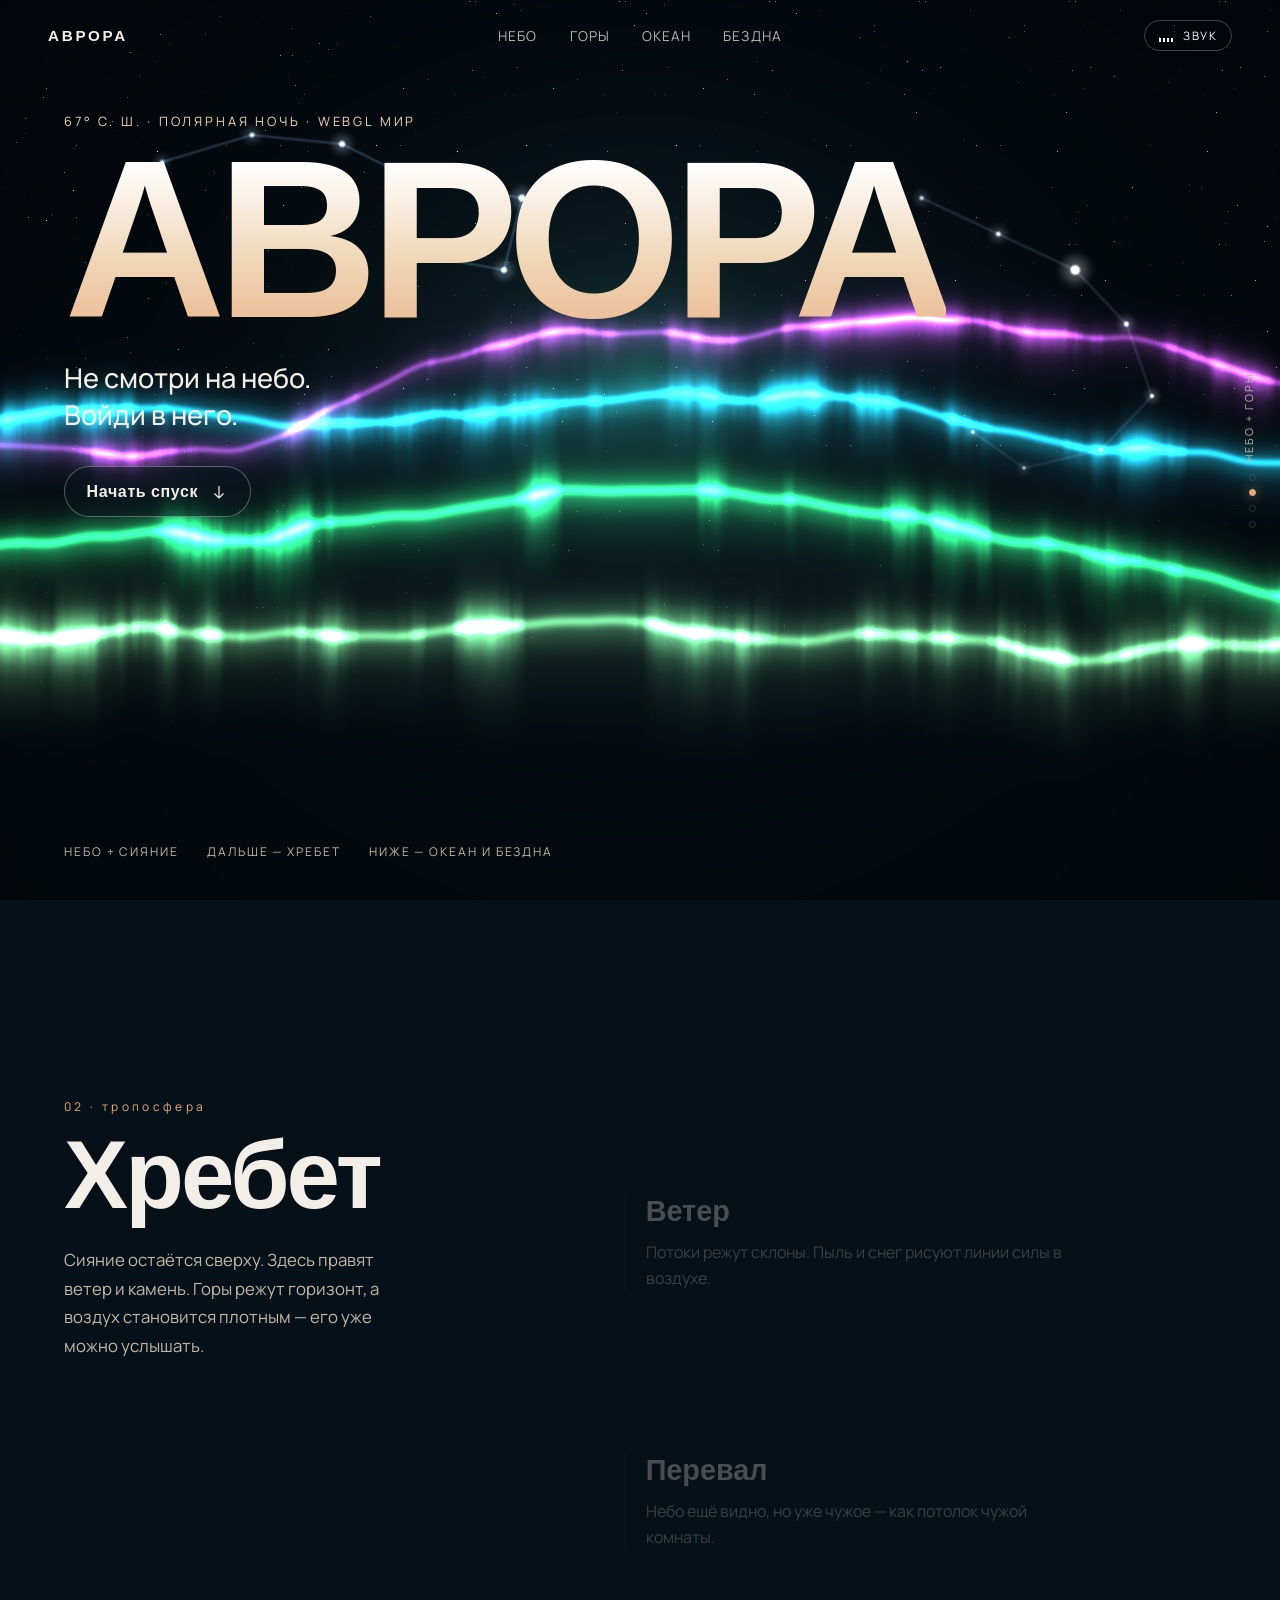
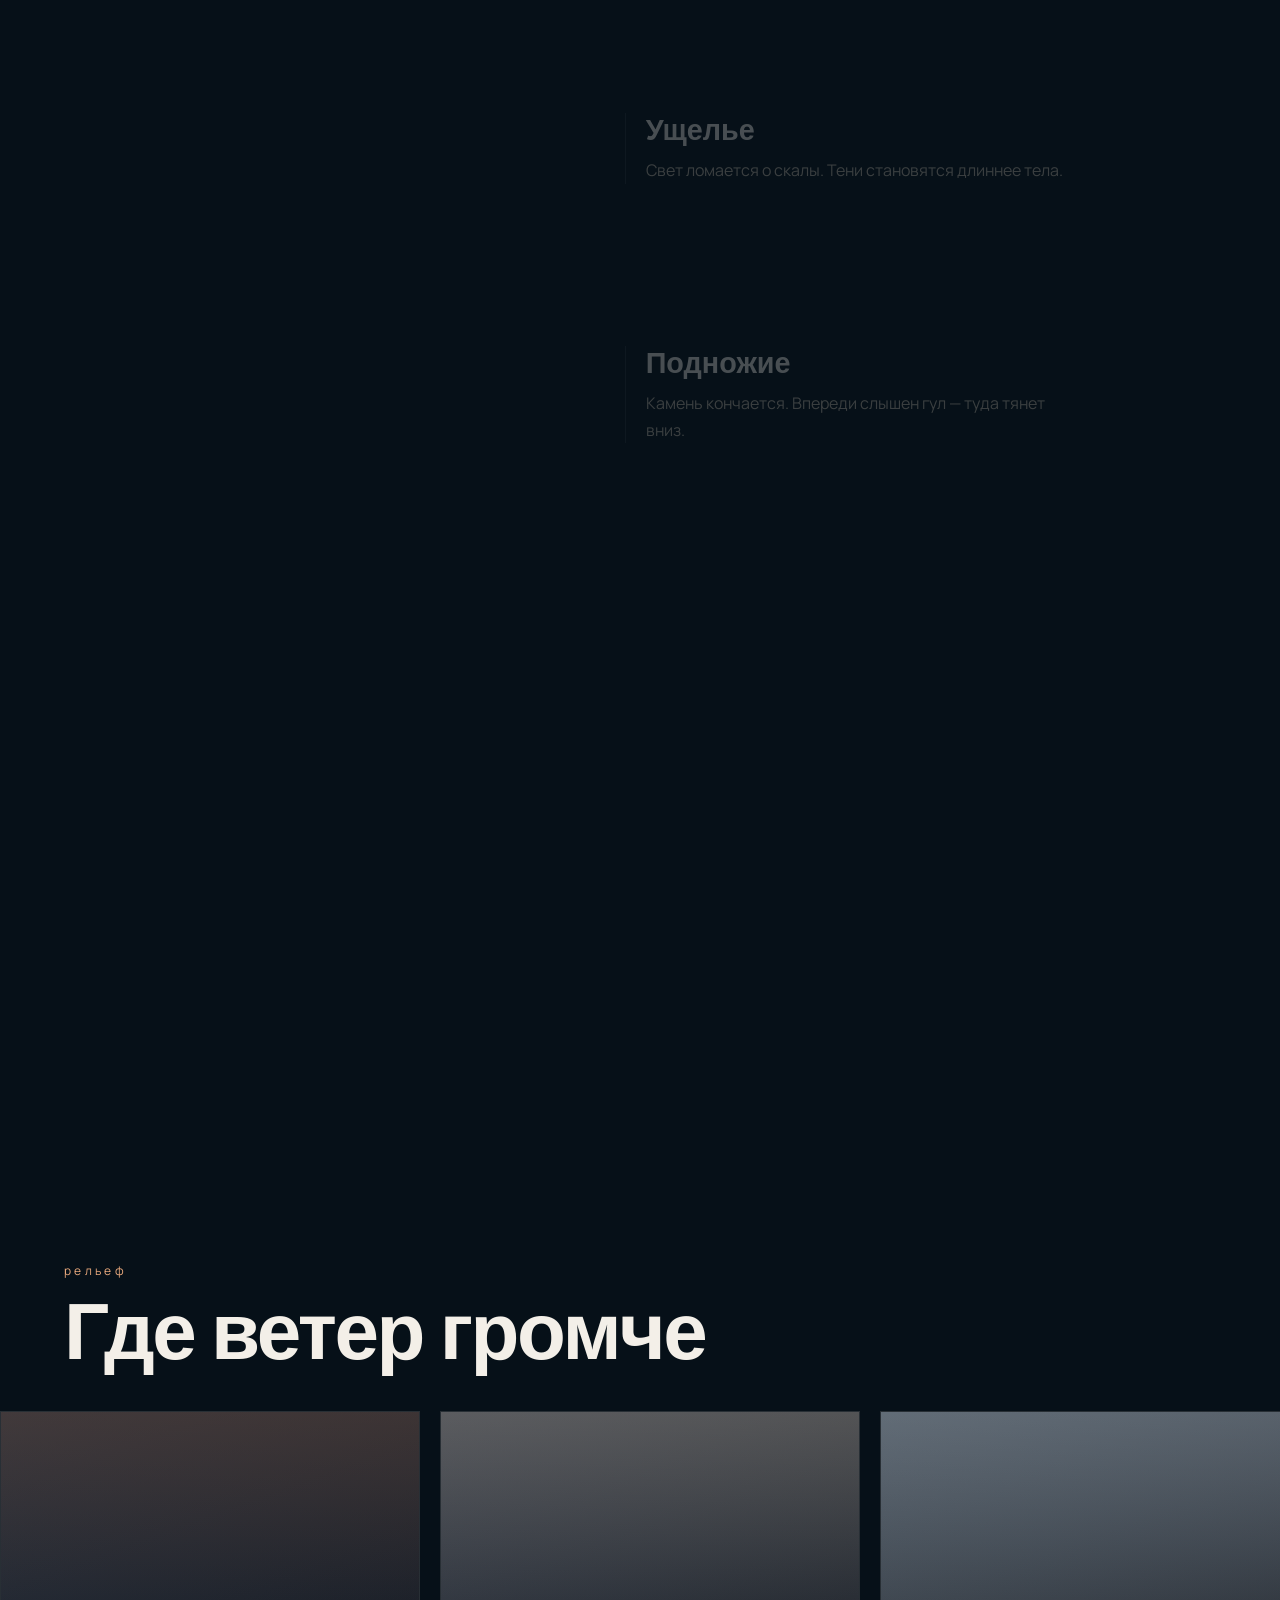
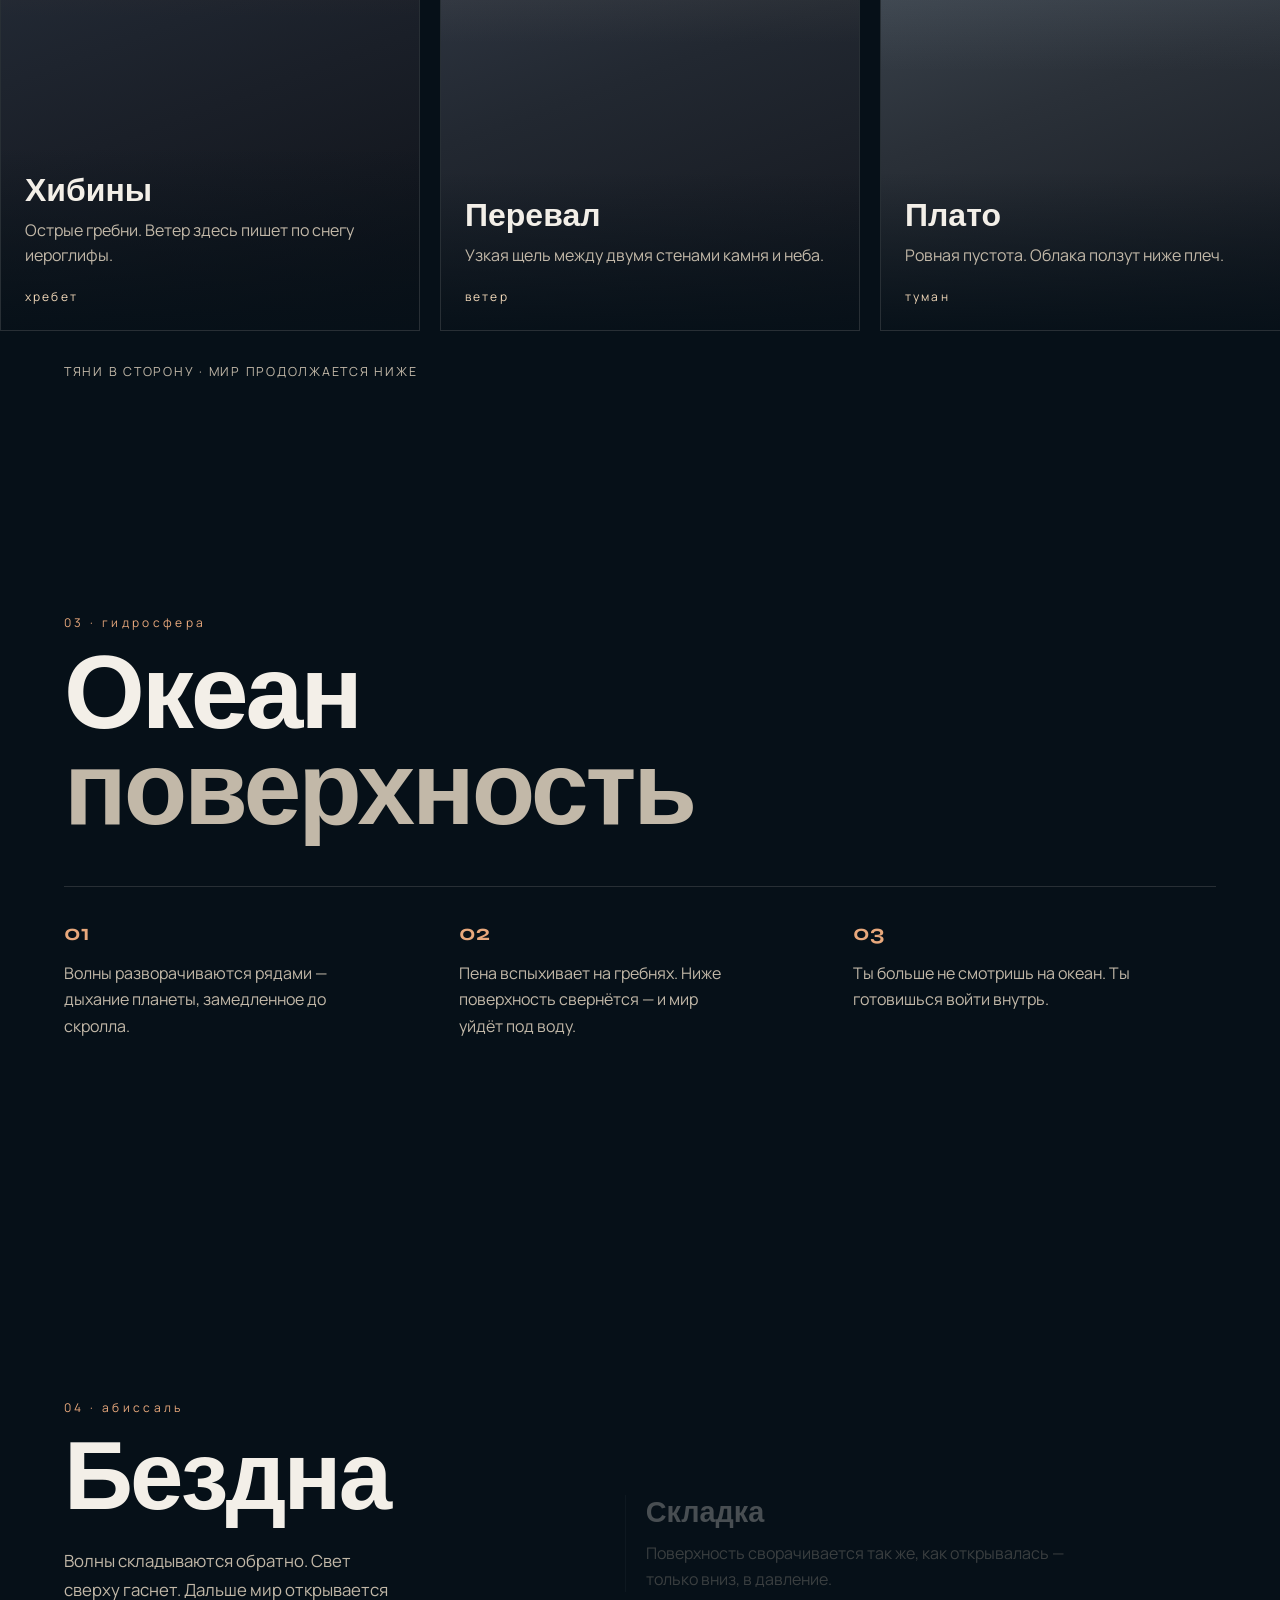
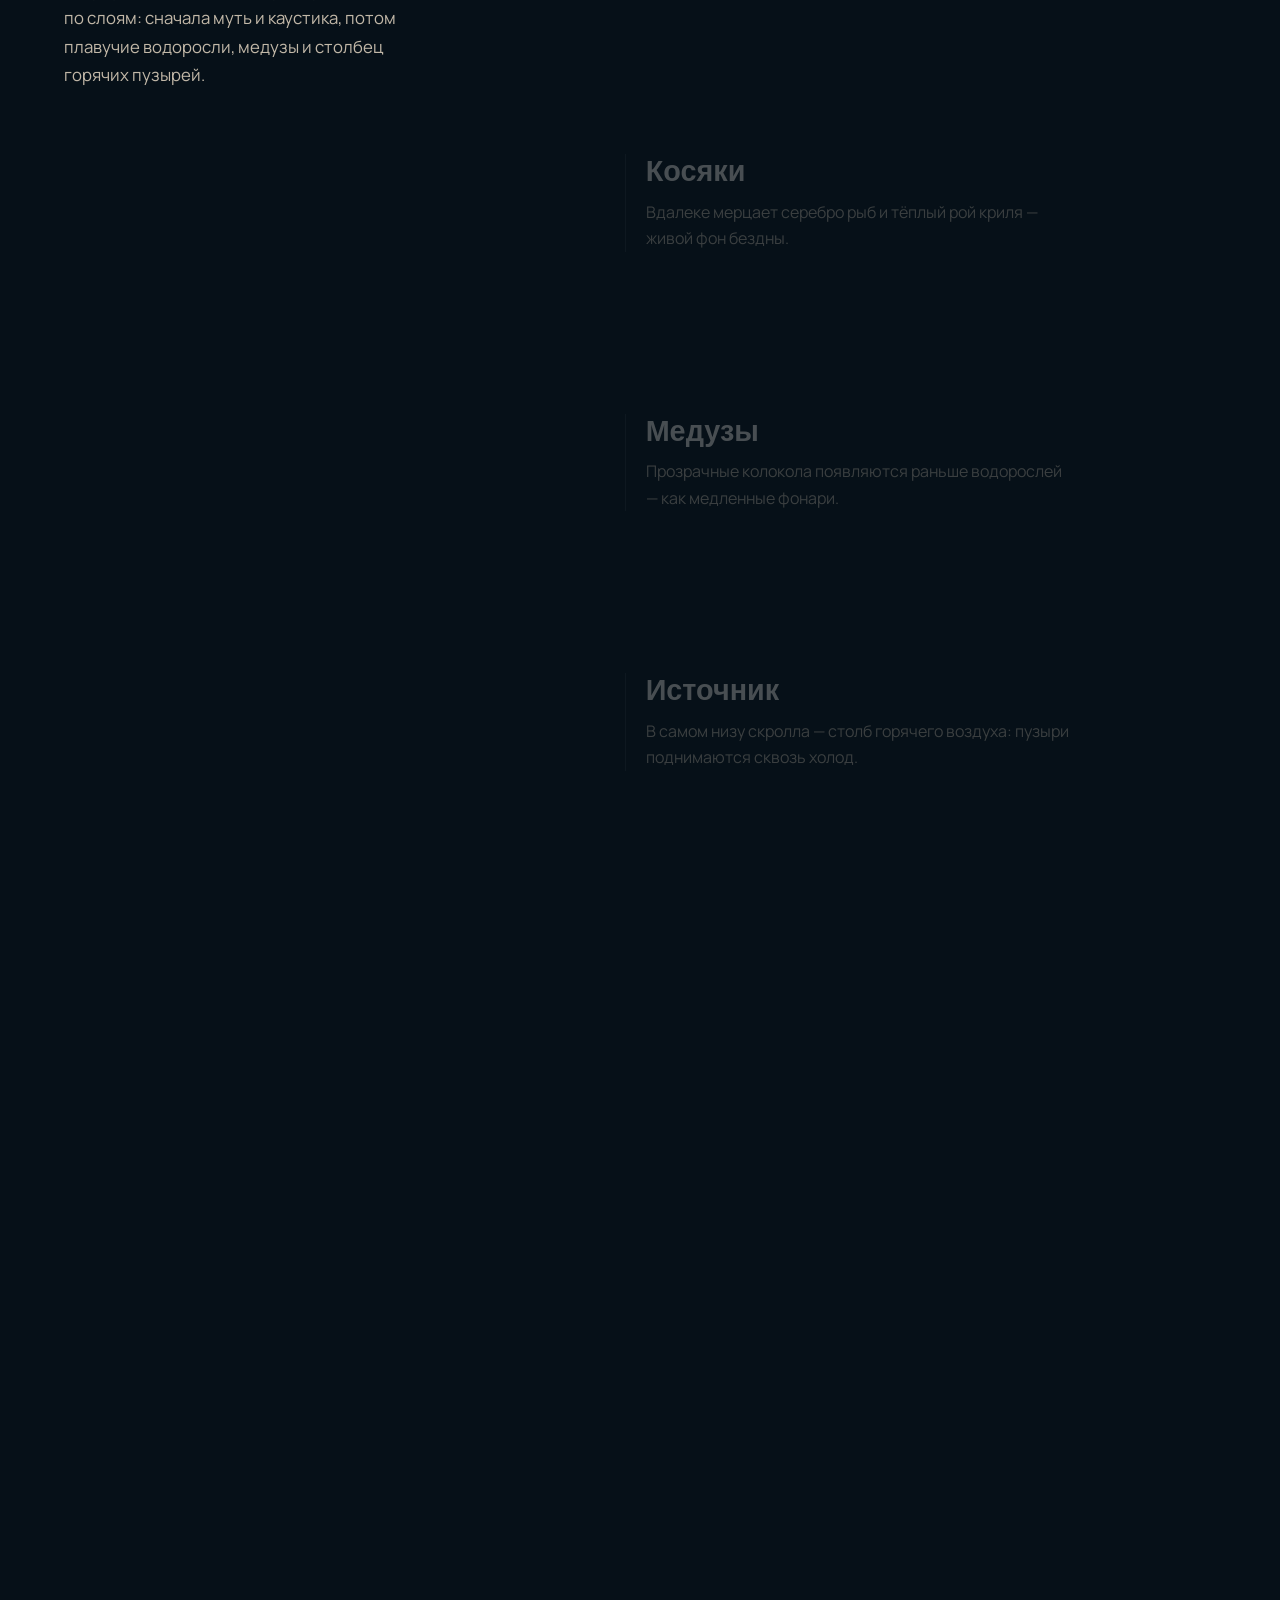
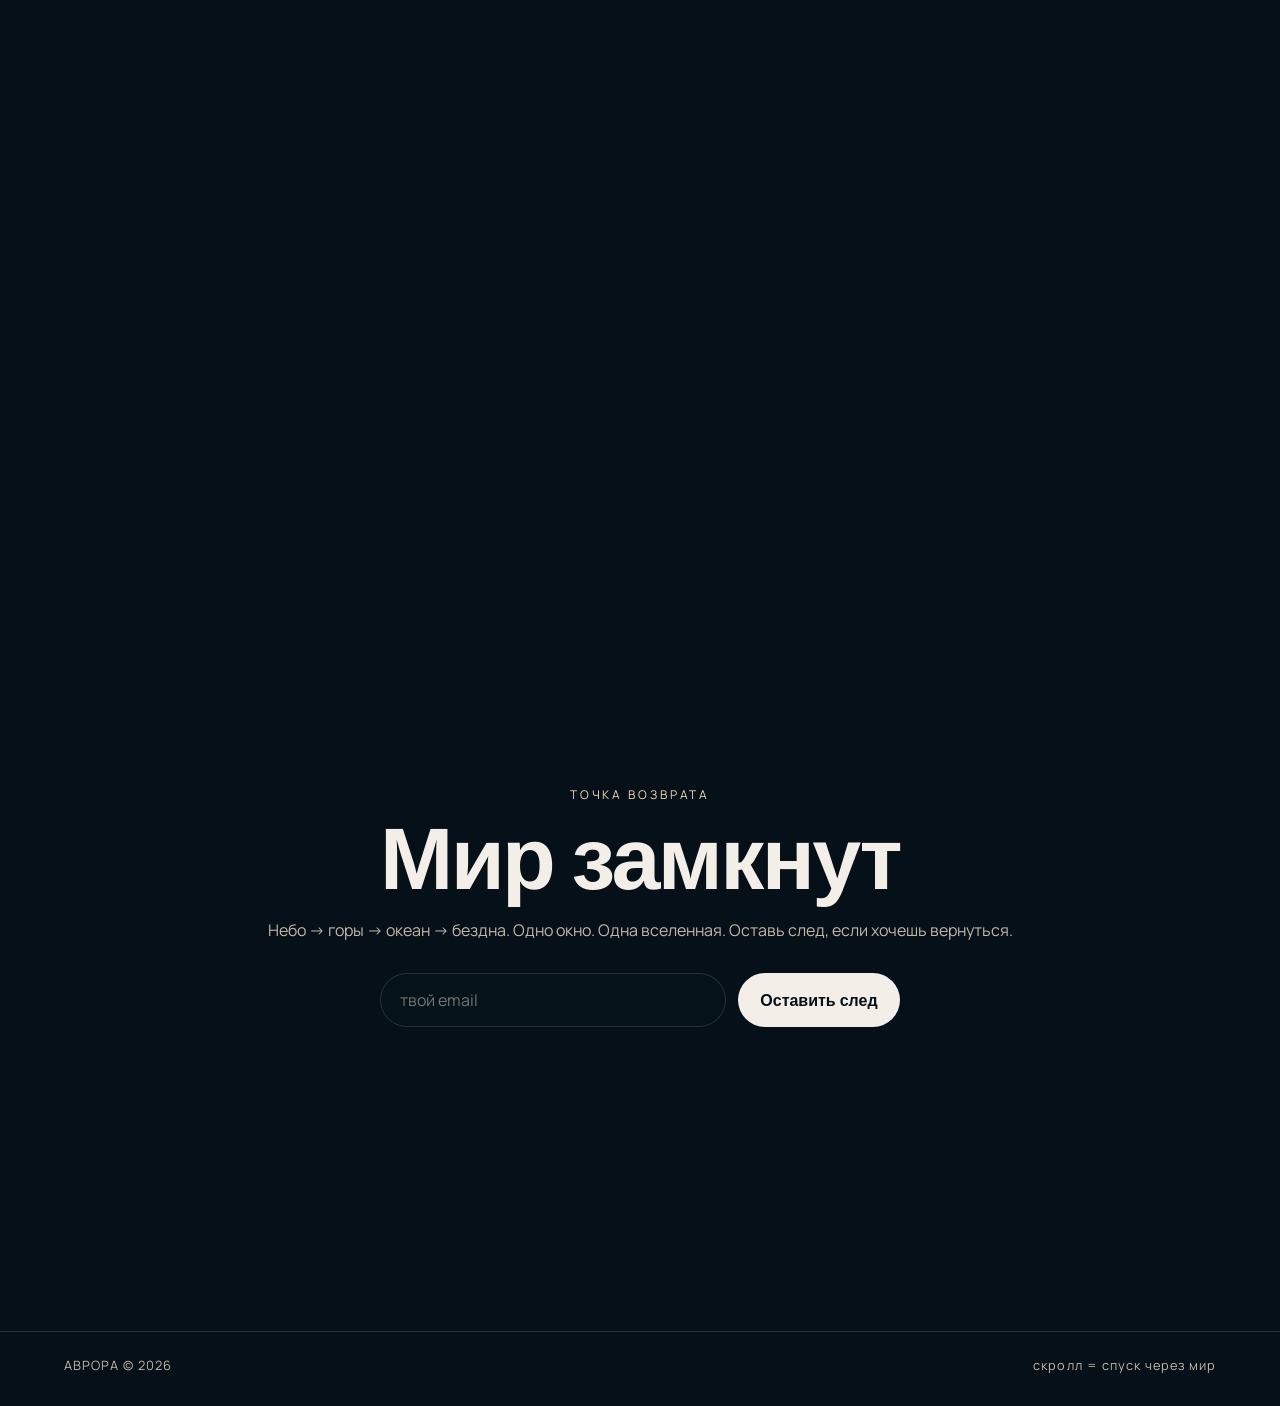
<file: index.html>
<!DOCTYPE html>
<html lang="ru">
<head>
  <meta charset="UTF-8">
  <meta name="viewport" content="width=device-width, initial-scale=1.0">
  <meta name="description" content="АВРОРА — спуск через мир: небо, горы, океан, бездна. Одно окно — одна вселенная.">
  <title>АВРОРА — спуск через мир</title>
  <link rel="icon" href="favicon.svg" type="image/svg+xml">
  <link rel="preconnect" href="https://fonts.googleapis.com">
  <link rel="preconnect" href="https://fonts.gstatic.com" crossorigin>
  <link href="https://fonts.googleapis.com/css2?family=Syne:wght@500;600;700;800&family=Manrope:wght@400;500;600&display=swap" rel="stylesheet">
  <style>
:root {
  --night: #061018;
  --ink: #e8f2ef;
  --mute: #8aa0a8;
  --ice: #b7f5e0;
  --aurora: #3dffb5;
  --flare: #7ec8ff;
  --ember: #ffb86b;
  --line: rgba(232, 242, 239, 0.12);
  --font-display: "Syne", sans-serif;
  --font-body: "Manrope", sans-serif;
  --accent: var(--aurora);
}

body[data-world="ridge"] {
  --ink: #f3efe8;
  --mute: #c2b8a8;
  --ice: #f0d7b8;
  --accent: #e8a87c;
  --aurora: #e8a87c;
  --line: rgba(243, 239, 232, 0.14);
}

body[data-world="sea"] {
  --ink: #e7f6ff;
  --mute: #8eb4c4;
  --ice: #9be7ff;
  --accent: #5ec8e8;
  --aurora: #5ec8e8;
  --line: rgba(231, 246, 255, 0.14);
}

body[data-world="depth"] {
  --ink: #ebe4ff;
  --mute: #9a90b8;
  --ice: #c4b5fd;
  --accent: #a78bfa;
  --aurora: #a78bfa;
  --line: rgba(235, 228, 255, 0.14);
}

*,
*::before,
*::after {
  box-sizing: border-box;
  margin: 0;
  padding: 0;
}

html {
  scroll-behavior: smooth;
}

body {
  min-height: 100vh;
  font-family: var(--font-body);
  color: var(--ink);
  background: var(--night);
  overflow-x: hidden;
  cursor: none;
}

body.is-touch {
  cursor: auto;
}

body.is-touch .cursor,
body.is-touch .cursor-ring {
  display: none !important;
}

a,
button,
input {
  font: inherit;
  color: inherit;
}

button,
a {
  cursor: none;
}

body.is-touch button,
body.is-touch a {
  cursor: pointer;
}

.sr-only {
  position: absolute;
  width: 1px;
  height: 1px;
  padding: 0;
  margin: -1px;
  overflow: hidden;
  clip: rect(0, 0, 0, 0);
  border: 0;
}

/* Fixed stage is CSS/2D only. WebGL renders offscreen and is blitted here —
   Windows Chrome checkerboards white tiles on a *visible* WebGL canvas. */
.sky-stage {
  position: fixed;
  inset: 0;
  z-index: 0;
  overflow: hidden;
  pointer-events: none;
  background: #061018;
  isolation: isolate;
}

#aurora {
  position: absolute;
  inset: 0;
  width: 100%;
  height: 100%;
  display: block;
  background: #061018;
}

/* Cursor: green dot + lagging ring; dot turns white on interactive hover */
.cursor,
.cursor-ring {
  position: fixed;
  top: -9999px;
  left: -9999px;
  border-radius: 50%;
  pointer-events: none;
  z-index: 100;
  opacity: 0;
  visibility: hidden;
  background: transparent;
  /* never promote these into compositor tiles at (0,0) */
  will-change: auto;
  transform: none;
}

.cursor {
  width: 8px;
  height: 8px;
  margin: -4px 0 0 -4px;
  background: #3dffb5;
  box-shadow: 0 0 12px rgba(61, 255, 181, 0.8);
  transition: background 0.45s ease, box-shadow 0.45s ease, opacity 0.3s ease;
}

.cursor-ring {
  width: 36px;
  height: 36px;
  margin: -18px 0 0 -18px;
  border: 1.5px solid rgba(61, 255, 181, 0.55);
  background: transparent;
  transition:
    width 0.35s ease,
    height 0.35s ease,
    margin 0.35s ease,
    border-color 0.45s ease,
    box-shadow 0.45s ease,
    opacity 0.3s ease;
}

body.is-cursor-ready .cursor,
body.is-cursor-ready .cursor-ring {
  opacity: 1;
  visibility: visible;
}

body.is-hover .cursor {
  background: #ffffff;
  box-shadow: 0 0 14px rgba(255, 255, 255, 0.75);
}

body.is-hover .cursor-ring {
  width: 58px;
  height: 58px;
  margin: -29px 0 0 -29px;
  border-color: rgba(255, 255, 255, 0.7);
}

/* Light biomes: keep brand cursor color; only cast a soft shadow under it */
body[data-world="ridge"] .cursor,
body[data-world="sea"] .cursor {
  background: var(--accent);
  box-shadow:
    0 0 10px color-mix(in srgb, var(--accent) 55%, transparent),
    0 10px 26px rgba(0, 0, 0, 0.32);
}

body[data-world="ridge"] .cursor-ring,
body[data-world="sea"] .cursor-ring {
  border-color: color-mix(in srgb, var(--accent) 70%, transparent);
  box-shadow: 0 10px 28px rgba(0, 0, 0, 0.22);
}

body[data-world="ridge"].is-hover .cursor,
body[data-world="sea"].is-hover .cursor {
  background: #ffffff;
  box-shadow:
    0 0 12px rgba(255, 255, 255, 0.7),
    0 12px 30px rgba(0, 0, 0, 0.36);
}

body[data-world="ridge"].is-hover .cursor-ring,
body[data-world="sea"].is-hover .cursor-ring {
  border-color: rgba(255, 255, 255, 0.75);
  box-shadow: 0 14px 34px rgba(0, 0, 0, 0.3);
}

.progress {
  position: fixed;
  top: 0;
  left: 0;
  height: 2px;
  width: 0%;
  z-index: 50;
  background: linear-gradient(90deg, #3dffb5, #e8a87c, #5ec8e8);
  box-shadow: 0 0 18px rgba(61, 255, 181, 0.35);
  transition: width 0.05s linear;
}

.altimeter {
  position: fixed;
  right: clamp(0.85rem, 2vw, 1.5rem);
  top: 50%;
  transform: translateY(-50%);
  z-index: 45;
  display: flex;
  flex-direction: column;
  align-items: flex-end;
  gap: 0.75rem;
  pointer-events: none;
}

.altimeter__label {
  font-size: 0.68rem;
  letter-spacing: 0.18em;
  text-transform: uppercase;
  color: var(--mute);
  writing-mode: vertical-rl;
  transform: rotate(180deg);
  transition: color 0.4s ease;
}

.altimeter__track {
  display: flex;
  flex-direction: column;
  gap: 0.55rem;
}

.altimeter__track i {
  width: 7px;
  height: 7px;
  border-radius: 50%;
  border: 1px solid rgba(232, 242, 239, 0.35);
  display: block;
  opacity: 0.4;
  transition: opacity 0.35s ease, background 0.35s ease, box-shadow 0.35s ease;
}

.altimeter__track i.is-on {
  opacity: 1;
  background: var(--accent);
  border-color: var(--accent);
  box-shadow: 0 0 12px color-mix(in srgb, var(--accent) 70%, transparent);
}

.top,
main,
.foot {
  position: relative;
  z-index: 2;
}

.top {
  position: fixed;
  top: 0;
  left: 0;
  right: 0;
  display: grid;
  grid-template-columns: 1fr auto 1fr;
  align-items: center;
  gap: 1rem;
  padding: 1.25rem clamp(1.25rem, 4vw, 3rem);
  z-index: 40;
  height: auto;
  max-height: 5.5rem;
  overflow: visible;
  background: transparent;
  pointer-events: none;
}

.top a,
.top button {
  pointer-events: auto;
}

.brand {
  font-family: var(--font-display);
  font-weight: 800;
  letter-spacing: 0.18em;
  text-decoration: none;
  font-size: 0.95rem;
}

.nav {
  display: flex;
  gap: clamp(1rem, 3vw, 2rem);
}

.nav a {
  text-decoration: none;
  font-size: 0.85rem;
  letter-spacing: 0.08em;
  text-transform: uppercase;
  opacity: 0.75;
  transition: opacity 0.25s ease;
}

.nav a:hover {
  opacity: 1;
}

.sound {
  justify-self: end;
  display: inline-flex;
  align-items: center;
  gap: 0.65rem;
  background: transparent;
  border: 1px solid rgba(255, 255, 255, 0.25);
  border-radius: 999px;
  padding: 0.45rem 0.85rem;
  color: #fff;
}

.sound__label {
  font-size: 0.72rem;
  letter-spacing: 0.14em;
  text-transform: uppercase;
}

.sound__bars {
  display: flex;
  align-items: flex-end;
  gap: 2px;
  height: 12px;
}

.sound__bars i {
  display: block;
  width: 2px;
  height: 4px;
  background: currentColor;
  transform-origin: bottom;
}

.sound[aria-pressed="true"] .sound__bars i {
  animation: eq 0.8s ease-in-out infinite;
}

.sound[aria-pressed="true"] .sound__bars i:nth-child(2) { animation-delay: 0.1s; height: 8px; }
.sound[aria-pressed="true"] .sound__bars i:nth-child(3) { animation-delay: 0.2s; height: 11px; }
.sound[aria-pressed="true"] .sound__bars i:nth-child(4) { animation-delay: 0.3s; height: 6px; }

@keyframes eq {
  0%, 100% { transform: scaleY(0.4); }
  50% { transform: scaleY(1); }
}

.hero {
  min-height: 100vh;
  min-height: 100dvh;
  display: flex;
  flex-direction: column;
  justify-content: flex-end;
  padding: 7rem clamp(1.25rem, 5vw, 4rem) 2.5rem;
}

.hero__eyebrow {
  font-size: 0.8rem;
  letter-spacing: 0.22em;
  text-transform: uppercase;
  color: var(--ice);
  margin-bottom: 1.25rem;
  opacity: 0;
  animation: rise 1s ease 0.2s forwards;
}

.hero__title {
  font-family: var(--font-display);
  font-weight: 800;
  font-size: clamp(4.5rem, 18vw, 14rem);
  line-height: 0.85;
  letter-spacing: -0.04em;
  margin-bottom: 1.25rem;
}

.hero__title .line {
  display: block;
}

/* Opacity-only reveal: transform + background-clip was painting a solid ghost square */
.hero__title-anim {
  display: inline-block;
  opacity: 0;
  animation: titleIn 1.1s cubic-bezier(0.16, 1, 0.3, 1) 0.35s forwards;
}

.hero__title-text {
  background: linear-gradient(180deg, #ffffff 20%, var(--ice) 55%, var(--accent) 100%);
  -webkit-background-clip: text;
  background-clip: text;
  -webkit-text-fill-color: transparent;
  color: transparent;
}

body,
.chapter__index,
.chapter__text,
.beat p,
.places__hint,
.ritual__item p,
.finale__text,
.foot,
.hero__meta,
.hero__lead,
.nav a,
.brand {
  transition: color 0.45s ease;
}

.hero__lead {
  max-width: 18ch;
  font-size: clamp(1.2rem, 2.4vw, 1.7rem);
  font-weight: 500;
  line-height: 1.35;
  margin-bottom: 2rem;
  opacity: 0;
  animation: rise 1s ease 0.7s forwards;
}

.cta {
  display: inline-flex;
  align-items: center;
  gap: 0.75rem;
  text-decoration: none;
  font-family: var(--font-display);
  font-weight: 600;
  letter-spacing: 0.04em;
  padding: 0.95rem 1.35rem;
  border: 1px solid rgba(232, 242, 239, 0.35);
  border-radius: 999px;
  background: rgba(8, 20, 28, 0.55);
  width: fit-content;
  opacity: 0;
  animation: rise 1s ease 0.9s forwards;
  transition: border-color 0.3s ease, background 0.3s ease;
}

.cta svg {
  width: 18px;
  height: 18px;
}

.cta:hover {
  border-color: var(--aurora);
  background: rgba(61, 255, 181, 0.08);
}

.hero__meta {
  display: flex;
  flex-wrap: wrap;
  gap: 1rem 1.75rem;
  margin-top: auto;
  padding-top: 4rem;
  font-size: 0.75rem;
  letter-spacing: 0.16em;
  text-transform: uppercase;
  color: var(--mute);
  opacity: 0;
  animation: rise 1s ease 1.1s forwards;
}

.chapter {
  position: relative;
  display: grid;
  grid-template-columns: minmax(280px, 0.9fr) 1.1fr;
  gap: clamp(2rem, 6vw, 5rem);
  min-height: 200vh;
  padding: 22vh clamp(1.25rem, 5vw, 4rem) 12vh;
}

#depth.chapter {
  min-height: 280vh; /* room to unlock abyss layers while scrolling */
}

.biome {
  position: relative;
}

.chapter__sticky {
  position: sticky;
  top: 22vh;
  align-self: start;
}

.chapter__index {
  font-size: 0.75rem;
  letter-spacing: 0.28em;
  color: var(--aurora);
  margin-bottom: 1rem;
}

.chapter__title,
.places__head h2,
.ritual__title,
.finale__title {
  font-family: var(--font-display);
  font-weight: 700;
  letter-spacing: -0.03em;
}

.chapter__title {
  font-size: clamp(3rem, 8vw, 6rem);
  line-height: 0.95;
  margin-bottom: 1.5rem;
}

.chapter__text {
  max-width: 34ch;
  color: var(--mute);
  font-size: 1.05rem;
  line-height: 1.7;
}

.chapter__track {
  display: flex;
  flex-direction: column;
  gap: 18vh;
  padding-top: 8vh;
}

.beat {
  max-width: 28rem;
  padding-left: 1.25rem;
  border-left: 1px solid var(--line);
  opacity: 0.28;
  transform: translateY(24px);
  transition: opacity 0.6s ease, transform 0.6s ease, border-color 0.6s ease;
}

.beat.is-on {
  opacity: 1;
  transform: none;
  border-left-color: var(--aurora);
}

.beat h3 {
  font-family: var(--font-display);
  font-size: 1.8rem;
  margin-bottom: 0.6rem;
}

.beat p {
  color: var(--mute);
  line-height: 1.65;
}

.places {
  padding: 18vh 0 8vh;
}

.places__head {
  padding: 0 clamp(1.25rem, 5vw, 4rem) 2.5rem;
}

.places__head h2 {
  font-size: clamp(2.6rem, 7vw, 5rem);
  max-width: 12ch;
  line-height: 0.95;
}

.rail {
  display: flex;
  gap: 1.25rem;
  overflow-x: auto;
  scroll-snap-type: x mandatory;
  padding: 0 clamp(1.25rem, 5vw, 4rem) 1rem;
  scrollbar-width: none;
  cursor: grab;
}

.rail::-webkit-scrollbar {
  display: none;
}

.rail.is-dragging {
  cursor: grabbing;
  scroll-snap-type: none;
}

.place {
  flex: 0 0 min(78vw, 420px);
  scroll-snap-align: start;
  min-height: 520px;
  position: relative;
  overflow: hidden;
  border: 1px solid var(--line);
}

.place__visual {
  position: absolute;
  inset: 0;
  transform: scale(1.05);
  transition: transform 0.8s ease;
}

.place:hover .place__visual {
  transform: scale(1.12);
}

.place__visual--1 {
  background:
    linear-gradient(180deg, rgba(114, 72, 50, 0.35), transparent 40%),
    linear-gradient(160deg, #2a3340, #1a1f28 55%, #0d1016);
}

.place__visual--2 {
  background:
    linear-gradient(180deg, rgba(200, 180, 150, 0.25), transparent 45%),
    linear-gradient(160deg, #3a4250, #222831 50%, #12151c);
}

.place__visual--3 {
  background:
    linear-gradient(180deg, rgba(160, 170, 180, 0.3), transparent 50%),
    linear-gradient(160deg, #4a5560, #2a3038 52%, #14181f);
}

.place__visual--4 {
  background:
    linear-gradient(180deg, rgba(94, 200, 232, 0.25), transparent 40%),
    linear-gradient(160deg, #1a3040, #0f1c28 55%, #081018);
}

.place__copy {
  position: absolute;
  inset: auto 0 0 0;
  padding: 1.5rem;
  background: linear-gradient(transparent, rgba(6, 16, 24, 0.92));
}

.place__copy h3 {
  font-family: var(--font-display);
  font-size: 2rem;
  margin-bottom: 0.5rem;
}

.place__copy p {
  color: var(--mute);
  margin-bottom: 1rem;
  line-height: 1.55;
}

.place__copy span {
  font-size: 0.75rem;
  letter-spacing: 0.18em;
  color: var(--ice);
}

.places__hint {
  padding: 1rem clamp(1.25rem, 5vw, 4rem) 0;
  color: var(--mute);
  font-size: 0.78rem;
  letter-spacing: 0.14em;
  text-transform: uppercase;
}

.ritual {
  padding: 18vh clamp(1.25rem, 5vw, 4rem);
}

.ritual__title {
  font-size: clamp(3rem, 9vw, 6.5rem);
  line-height: 0.92;
  margin: 0.5rem 0 3rem;
}

.ritual__title span {
  display: block;
}

.ritual__title span:last-child {
  color: var(--mute);
}

.ritual__grid {
  display: grid;
  grid-template-columns: repeat(3, 1fr);
  gap: 2rem;
  border-top: 1px solid var(--line);
  padding-top: 2rem;
}

.ritual__item strong {
  display: block;
  font-family: var(--font-display);
  font-size: 1.4rem;
  color: var(--aurora);
  margin-bottom: 0.85rem;
}

.ritual__item p {
  color: var(--mute);
  line-height: 1.65;
  max-width: 28ch;
}

.finale {
  min-height: 90vh;
  display: grid;
  place-items: center;
  padding: 10vh clamp(1.25rem, 5vw, 4rem);
  text-align: center;
}

.finale__kicker {
  letter-spacing: 0.24em;
  text-transform: uppercase;
  font-size: 0.75rem;
  color: var(--ice);
  margin-bottom: 1rem;
}

.finale__title {
  font-size: clamp(2.8rem, 8vw, 5.5rem);
  line-height: 0.95;
  margin-bottom: 1rem;
}

.finale__text {
  color: var(--mute);
  margin-bottom: 2rem;
}

.join {
  display: flex;
  gap: 0.75rem;
  justify-content: center;
  flex-wrap: wrap;
  max-width: 520px;
  margin: 0 auto;
}

.join input {
  flex: 1 1 220px;
  background: rgba(8, 20, 28, 0.55);
  border: 1px solid var(--line);
  border-radius: 999px;
  padding: 0.95rem 1.2rem;
  color: var(--ink);
  outline: none;
}

.join input:focus {
  border-color: var(--aurora);
}

.join button {
  border: 0;
  border-radius: 999px;
  padding: 0.95rem 1.4rem;
  background: var(--ink);
  color: var(--night);
  font-family: var(--font-display);
  font-weight: 700;
  transition: transform 0.25s ease, background 0.25s ease;
}

.join button:hover {
  background: var(--aurora);
}

.join__status {
  min-height: 1.5em;
  margin-top: 1rem;
  color: var(--aurora);
  font-size: 0.95rem;
}

.foot {
  display: flex;
  justify-content: space-between;
  gap: 1rem;
  flex-wrap: wrap;
  padding: 1.5rem clamp(1.25rem, 5vw, 4rem) 2rem;
  border-top: 1px solid var(--line);
  color: var(--mute);
  font-size: 0.8rem;
  letter-spacing: 0.08em;
}

.reveal {
  opacity: 0;
  transform: translateY(36px);
  transition: opacity 0.9s ease, transform 0.9s ease;
}

.reveal.is-in {
  opacity: 1;
  transform: none;
}

@keyframes rise {
  from {
    opacity: 0;
    transform: translateY(18px);
  }
  to {
    opacity: 1;
    transform: none;
  }
}

@keyframes titleIn {
  from { opacity: 0; }
  to { opacity: 1; }
}

@media (max-width: 900px) {
  body {
    cursor: auto;
  }

  .cursor,
  .cursor-ring {
    display: none !important;
  }

  .altimeter {
    right: 0.65rem;
  }

  .altimeter__label {
    display: none;
  }

  .top {
    grid-template-columns: 1fr auto;
  }

  .nav {
    display: none;
  }

  .chapter {
    grid-template-columns: 1fr;
    min-height: auto;
    gap: 3rem;
  }

  .chapter__sticky {
    position: relative;
    top: auto;
  }

  .chapter__track {
    gap: 3rem;
    padding-top: 0;
  }

  .ritual__grid {
    grid-template-columns: 1fr;
  }

  .place {
    min-height: 440px;
  }
}

@media (prefers-reduced-motion: reduce) {
  html {
    scroll-behavior: auto;
  }

  *,
  *::before,
  *::after {
    animation: none !important;
    transition: none !important;
  }
}

</style>
</head>
<body data-world="sky">
  <div class="cursor" id="cursor" aria-hidden="true"></div>
  <div class="cursor-ring" id="cursor-ring" aria-hidden="true"></div>

  <div class="sky-stage" aria-hidden="true">
    <canvas id="aurora"></canvas>
  </div>

  <div class="progress" id="progress" aria-hidden="true"></div>

  <aside class="altimeter" aria-live="polite">
    <span class="altimeter__label" id="world-label">слой · небо</span>
    <div class="altimeter__track">
      <i class="is-on" data-layer="sky"></i>
      <i data-layer="ridge"></i>
      <i data-layer="sea"></i>
      <i data-layer="depth"></i>
    </div>
  </aside>

  <header class="top">
    <a class="brand" href="#top" data-magnetic>АВРОРА</a>
    <nav class="nav">
      <a href="#sky" data-magnetic>Небо</a>
      <a href="#ridge" data-magnetic>Горы</a>
      <a href="#sea" data-magnetic>Океан</a>
      <a href="#depth" data-magnetic>Бездна</a>
    </nav>
    <button class="sound" id="sound" type="button" data-magnetic aria-pressed="false" aria-label="Звук">
      <span class="sound__bars" aria-hidden="true">
        <i></i><i></i><i></i><i></i>
      </span>
      <span class="sound__label">звук</span>
    </button>
  </header>

  <main id="top">
    <section class="hero" id="sky" data-biome="sky">
      <div class="hero__copy">
        <p class="hero__eyebrow">67° с. ш. · полярная ночь · <span id="render-mode">WebGL небо</span></p>
        <h1 class="hero__title">
          <span class="line"><span class="hero__title-anim"><span class="hero__title-text">АВРОРА</span></span></span>
        </h1>
        <p class="hero__lead">Не смотри на небо. Войди в него.</p>
        <a class="cta" href="#ridge" data-magnetic>
          <span>Начать спуск</span>
          <svg viewBox="0 0 24 24" fill="none" aria-hidden="true">
            <path d="M12 4v16m0 0l-6-6m6 6l6-6" stroke="currentColor" stroke-width="1.6"/>
          </svg>
        </a>
      </div>
      <div class="hero__meta">
        <span>небо + сияние</span>
        <span>дальше — хребет</span>
        <span>ниже — океан и бездна</span>
      </div>
    </section>

    <section class="chapter biome" id="ridge" data-biome="ridge">
      <div class="chapter__sticky">
        <p class="chapter__index">02 · тропосфера</p>
        <h2 class="chapter__title">Хребет</h2>
        <p class="chapter__text">
          Сияние остаётся сверху. Здесь правят ветер и камень.
          Горы режут горизонт, а воздух становится плотным — его уже можно услышать.
        </p>
      </div>
      <div class="chapter__track">
        <article class="beat">
          <h3>Ветер</h3>
          <p>Потоки режут склоны. Пыль и снег рисуют линии силы в воздухе.</p>
        </article>
        <article class="beat">
          <h3>Перевал</h3>
          <p>Небо ещё видно, но уже чужое — как потолок чужой комнаты.</p>
        </article>
        <article class="beat">
          <h3>Ущелье</h3>
          <p>Свет ломается о скалы. Тени становятся длиннее тела.</p>
        </article>
        <article class="beat">
          <h3>Подножие</h3>
          <p>Камень кончается. Впереди слышен гул — туда тянет вниз.</p>
        </article>
      </div>
    </section>

    <section class="places biome" id="lands" data-biome="ridge">
      <div class="places__head">
        <p class="chapter__index">рельеф</p>
        <h2>Где ветер громче</h2>
      </div>
      <div class="rail" id="rail">
        <article class="place">
          <div class="place__visual place__visual--1"></div>
          <div class="place__copy">
            <h3>Хибины</h3>
            <p>Острые гребни. Ветер здесь пишет по снегу иероглифы.</p>
            <span>хребет</span>
          </div>
        </article>
        <article class="place">
          <div class="place__visual place__visual--2"></div>
          <div class="place__copy">
            <h3>Перевал</h3>
            <p>Узкая щель между двумя стенами камня и неба.</p>
            <span>ветер</span>
          </div>
        </article>
        <article class="place">
          <div class="place__visual place__visual--3"></div>
          <div class="place__copy">
            <h3>Плато</h3>
            <p>Ровная пустота. Облака ползут ниже плеч.</p>
            <span>туман</span>
          </div>
        </article>
        <article class="place">
          <div class="place__visual place__visual--4"></div>
          <div class="place__copy">
            <h3>Обрыв</h3>
            <p>Здесь мир ломается — и начинается вода.</p>
            <span>спуск</span>
          </div>
        </article>
      </div>
      <p class="places__hint">тяни в сторону · мир продолжается ниже</p>
    </section>

    <section class="ritual biome" id="sea" data-biome="sea">
      <p class="chapter__index">03 · гидросфера</p>
      <h2 class="ritual__title">
        <span>Океан</span>
        <span>поверхность</span>
      </h2>
      <div class="ritual__grid">
        <div class="ritual__item">
          <strong>01</strong>
          <p>Волны разворачиваются рядами — дыхание планеты, замедленное до скролла.</p>
        </div>
        <div class="ritual__item">
          <strong>02</strong>
          <p>Пена вспыхивает на гребнях. Ниже поверхность свернётся — и мир уйдёт под воду.</p>
        </div>
        <div class="ritual__item">
          <strong>03</strong>
          <p>Ты больше не смотришь на океан. Ты готовишься войти внутрь.</p>
        </div>
      </div>
    </section>

    <section class="chapter biome" id="depth" data-biome="depth">
      <div class="chapter__sticky">
        <p class="chapter__index">04 · абиссаль</p>
        <h2 class="chapter__title">Бездна</h2>
        <p class="chapter__text">
          Волны складываются обратно. Свет сверху гаснет.
          Дальше мир открывается по слоям: сначала муть и каустика, потом плавучие водоросли, медузы и столбец горячих пузырей.
        </p>
      </div>
      <div class="chapter__track">
        <article class="beat">
          <h3>Складка</h3>
          <p>Поверхность сворачивается так же, как открывалась — только вниз, в давление.</p>
        </article>
        <article class="beat">
          <h3>Косяки</h3>
          <p>Вдалеке мерцает серебро рыб и тёплый рой криля — живой фон бездны.</p>
        </article>
        <article class="beat">
          <h3>Медузы</h3>
          <p>Прозрачные колокола появляются раньше водорослей — как медленные фонари.</p>
        </article>
        <article class="beat">
          <h3>Источник</h3>
          <p>В самом низу скролла — столб горячего воздуха: пузыри поднимаются сквозь холод.</p>
        </article>
      </div>
    </section>

    <section class="finale biome" data-biome="depth">
      <div class="finale__inner">
        <p class="finale__kicker">точка возврата</p>
        <h2 class="finale__title">Мир замкнут</h2>
        <p class="finale__text">Небо → горы → океан → бездна. Одно окно. Одна вселенная. Оставь след, если хочешь вернуться.</p>
        <form class="join" id="join" novalidate>
          <label class="sr-only" for="email">Email</label>
          <input id="email" name="email" type="email" placeholder="твой email" required autocomplete="email">
          <button type="submit" data-magnetic>Оставить след</button>
        </form>
        <p class="join__status" id="join-status" role="status" aria-live="polite"></p>
      </div>
    </section>
  </main>

  <footer class="foot">
    <span>АВРОРА © 2026</span>
    <span>скролл = спуск через мир</span>
  </footer>

  <script>
(() => {
  const canvas = document.getElementById("aurora");
  const progress = document.getElementById("progress");
  const cursor = document.getElementById("cursor");
  const cursorRing = document.getElementById("cursor-ring");
  const soundBtn = document.getElementById("sound");
  const rail = document.getElementById("rail");
  const join = document.getElementById("join");
  const joinStatus = document.getElementById("join-status");
  const worldLabel = document.getElementById("world-label");
  const layerDots = [...document.querySelectorAll(".altimeter__track i")];
  const beats = [...document.querySelectorAll(".beat")];
  const magnetic = [...document.querySelectorAll("[data-magnetic]")];

  const isTouch = matchMedia("(pointer: coarse)").matches || "ontouchstart" in window;
  if (isTouch) document.body.classList.add("is-touch");

  let width = 0;
  let height = 0;
  let mouse = { x: 0.5, y: 0.42, tx: 0.5, ty: 0.42 };
  let world = 0;
  let worldSmooth = 0;
  let audioCtx = null;
  let masterGain = null;
  let soundOn = false;

  const vertSrc = `
    attribute vec2 a_pos;
    void main() {
      gl_Position = vec4(a_pos, 0.0, 1.0);
    }
  `;

  const fragSrc = `
    precision highp float;

    uniform vec2 u_res;
    uniform float u_time;
    uniform vec2 u_mouse;
    uniform float u_world;

    float hash(vec2 p) {
      p = fract(p * vec2(123.34, 456.21));
      p += dot(p, p + 45.32);
      return fract(p.x * p.y);
    }

    float noise(vec2 p) {
      vec2 i = floor(p);
      vec2 f = fract(p);
      float a = hash(i);
      float b = hash(i + vec2(1.0, 0.0));
      float c = hash(i + vec2(0.0, 1.0));
      float d = hash(i + vec2(1.0, 1.0));
      vec2 u = f * f * (3.0 - 2.0 * f);
      return mix(a, b, u.x) + (c - a) * u.y * (1.0 - u.x) + (d - b) * u.x * u.y;
    }

    float fbm(vec2 p) {
      float v = 0.0;
      float a = 0.5;
      mat2 m = mat2(0.8, -0.6, 0.6, 0.8);
      for (int i = 0; i < 5; i++) {
        v += a * noise(p);
        p = m * p * 2.02;
        a *= 0.5;
      }
      return v;
    }

    float auroraBand(vec2 uv, float y, float thick, float speed, float seed) {
      float wind = (u_mouse.x - 0.5) * 1.4;
      float lift = (0.55 - u_mouse.y) * 0.22;
      float n = fbm(vec2(uv.x * 1.8 + u_time * speed + wind + seed, seed * 2.7));
      float wavy = y + lift + (n - 0.5) * 0.28;
      float d = abs(uv.y - wavy);
      float core = exp(-pow(d / max(thick * 0.35, 0.001), 2.0) * 4.0);
      float mid = exp(-pow(d / max(thick, 0.001), 2.0) * 2.2) * 0.55;
      float edge = exp(-pow(d / max(thick * 1.7, 0.001), 2.0)) * 0.22;
      float rays = smoothstep(0.4, 0.78, fbm(vec2(uv.x * 22.0 - u_time * speed * 2.0 + seed, uv.y * 1.2 + seed)));
      float drop = smoothstep(wavy + thick * 2.5, wavy - 0.02, uv.y) *
                   smoothstep(wavy - 0.55, wavy - 0.05, uv.y);
      return (core * 1.45 + mid + edge) * (0.4 + rays * 1.35) * (0.3 + drop * 1.05);
    }

    float constellStar(vec2 p, vec2 pos, float r, float phase, float speed) {
      float d = length(p - pos);
      float core = smoothstep(r, 0.0, d);
      float glow = smoothstep(r * 3.2, 0.0, d) * 0.22;
      float tw = 0.72 + 0.28 * sin(u_time * speed + phase);
      return (core + glow) * tw;
    }

    float constellLine(vec2 p, vec2 a, vec2 b) {
      vec2 pa = p - a;
      vec2 ba = b - a;
      float h = clamp(dot(pa, ba) / max(dot(ba, ba), 0.0001), 0.0, 1.0);
      float d = length(pa - ba * h);
      return smoothstep(0.0028, 0.0, d);
    }

    vec3 sampleAurora(vec2 uv, float aspect, float yShift) {
      float a1 = auroraBand(uv, 0.42 + yShift, 0.032, 0.06, 1.2);
      float a2 = auroraBand(uv, 0.52 + yShift, 0.026, 0.10, 3.7);
      float a3 = auroraBand(uv, 0.34 + yShift, 0.036, 0.045, 6.1);
      float a4 = auroraBand(uv, 0.58 + yShift, 0.022, 0.13, 8.9);
      vec3 aurora =
        vec3(0.2, 1.0, 0.55) * a1 * 1.25 +
        vec3(0.15, 0.85, 1.0) * a2 * 1.05 +
        vec3(0.55, 1.0, 0.65) * a3 * 0.8 +
        vec3(0.85, 0.35, 1.0) * a4 * 0.65;
      vec2 p = vec2(uv.x * aspect, uv.y);
      vec2 m = vec2(u_mouse.x * aspect, u_mouse.y);
      aurora += vec3(0.25, 1.0, 0.75) * exp(-length((p - m) * vec2(1.6, 2.2)) * 5.0) * 0.2;
      return aurora;
    }

    // Peak lobe: power > 1 = sharper alpine tip; lower = heavier shoulder
    float peakLobe(float x, float cx, float width, float h, float sharp) {
      float t = abs(x - cx) / max(width, 0.001);
      return h * pow(max(1.0 - t, 0.0), sharp);
    }

    // Layered ridge line inspired by real ranges: varied peaks, organic rumple
    float ridgeProfile(float x, float seed, float alpine) {
      float h = 0.0;
      // Broad shoulders
      h += peakLobe(x, 0.08 + seed * 0.03, 0.22, 0.45, mix(1.6, 2.2, alpine));
      h += peakLobe(x, 0.32 + seed * 0.02, 0.16, 0.7, mix(1.5, 2.6, alpine));
      h += peakLobe(x, 0.52 + seed * 0.04, 0.2, 0.95, mix(1.45, 2.8, alpine));
      h += peakLobe(x, 0.72 + seed * 0.02, 0.14, 0.62, mix(1.55, 2.5, alpine));
      h += peakLobe(x, 0.92 + seed * 0.03, 0.18, 0.78, mix(1.5, 2.4, alpine));
      h += peakLobe(x, 1.12 + seed * 0.01, 0.2, 0.5, mix(1.6, 2.2, alpine));
      // Secondary crags
      h += peakLobe(x, 0.42 + seed, 0.07, 0.28, mix(1.8, 3.2, alpine));
      h += peakLobe(x, 0.63 + seed * 0.5, 0.06, 0.22, mix(1.8, 3.0, alpine));
      h += fbm(vec2(x * 2.4 + seed, seed * 3.0)) * mix(0.1, 0.16, alpine);
      return clamp(h, 0.0, 1.25);
    }

    // Reference look: several haze-separated ridges, sky stays open above.
    // Far = pale / snow, mid = blue-grey, near = dark. Valley fog between layers.
    vec3 paintMountains(vec2 uv, float aspect, float rise, vec3 skyCol, float horizon, float pullBack, float dawn) {
      if (rise < 0.001) return skyCol;
      vec3 col = skyCol;
      float mousePar = u_mouse.x - 0.5;

      float approach = rise * (1.0 - pullBack * 0.88);
      float nearAmt = approach * (1.0 - smoothstep(0.1, 0.55, pullBack));
      float midAmt = approach * (1.0 - smoothstep(0.25, 0.75, pullBack));
      float farAmt = rise * mix(1.0, 0.4, pullBack);
      float far2Amt = rise * mix(0.85, 0.3, pullBack);

      float xBase = uv.x + mousePar * 0.02;
      float xFar2 = xBase * aspect * 0.7 - 0.1;
      float xFar = xBase * aspect * 0.9 + 0.05;
      float xMid = xBase * aspect * 1.1 + 0.4;
      float xNear = xBase * aspect * 1.3 + 0.95;

      // Shorter crests — leave the upper frame to sky/aurora; ridge owns the lower band
      float hFar2 = (0.03 + ridgeProfile(xFar2, 0.05, 0.7) * 0.14) * far2Amt;
      float hFar = (0.025 + ridgeProfile(xFar, 0.2, 0.55) * 0.13) * farAmt;
      float hMid = (0.018 + ridgeProfile(xMid, 1.4, 0.35) * 0.11) * midAmt;
      float hNear = (0.012 + ridgeProfile(xNear, 2.8, 0.2) * 0.10) * nearAmt;

      float yFar2 = horizon + hFar2;
      float yFar = horizon + hFar;
      float yMid = horizon + hMid;
      float yNear = horizon + hNear;

      if (uv.y < horizon) {
        float depth = clamp((horizon - uv.y) / max(horizon, 0.001), 0.0, 1.0);
        vec3 soil = mix(vec3(0.1, 0.11, 0.13), vec3(0.03, 0.035, 0.045), pow(depth, 0.85));
        col = mix(col, soil, rise);
      }

      // --- Farthest washed ridge (lavender / snow, strong aerial perspective) ---
      if (hFar2 > 0.001 && uv.y < yFar2 && uv.y >= horizon - 0.01) {
        float ht = clamp((uv.y - horizon) / max(hFar2, 0.001), 0.0, 1.0);
        vec3 rock = mix(vec3(0.42, 0.48, 0.58), vec3(0.7, 0.74, 0.82), pow(ht, 1.05));
        rock = mix(rock, skyCol, 0.35 + pullBack * 0.2);
        rock = mix(rock, vec3(0.92, 0.94, 0.97), smoothstep(0.5, 0.9, ht) * 0.7);
        float edge = smoothstep(yFar2 + 0.022, yFar2 - 0.014, uv.y);
        col = mix(col, rock, edge);
        float fog = exp(-abs(uv.y - horizon) * 20.0) * (1.0 - ht) * rise;
        col = mix(col, mix(skyCol, vec3(0.5, 0.55, 0.65), 0.45), fog * 0.6);
      }

      // --- Far ridge ---
      if (hFar > 0.001 && uv.y < yFar && uv.y >= horizon - 0.01) {
        float ht = clamp((uv.y - horizon) / max(hFar, 0.001), 0.0, 1.0);
        vec3 rock = mix(vec3(0.28, 0.34, 0.45), vec3(0.55, 0.6, 0.7), pow(ht, 1.1));
        rock = mix(rock, skyCol, 0.18 + pullBack * 0.2);
        rock = mix(rock, vec3(0.88, 0.9, 0.94), smoothstep(0.58, 0.93, ht) * 0.55 * (1.0 - pullBack * 0.35));
        float edge = smoothstep(yFar + 0.018, yFar - 0.01, uv.y);
        col = mix(col, rock, edge);
        float fog = exp(-abs(uv.y - horizon) * 18.0) * (1.0 - ht) * rise;
        col = mix(col, mix(skyCol, vec3(0.4, 0.48, 0.58), 0.5), fog * 0.5);
      }

      // --- Mid indigo ridge ---
      if (hMid > 0.001 && uv.y < yMid && uv.y >= horizon - 0.01) {
        float ht = clamp((uv.y - horizon) / max(hMid, 0.001), 0.0, 1.0);
        vec3 rock = mix(vec3(0.12, 0.14, 0.2), vec3(0.28, 0.34, 0.45), pow(ht, 1.05));
        rock = mix(rock, skyCol, 0.08);
        float edge = smoothstep(yMid + 0.018, yMid - 0.01, uv.y);
        col = mix(col, rock, edge);
        float fog = exp(-abs(uv.y - horizon) * 18.0) * (1.0 - ht) * midAmt;
        col = mix(col, vec3(0.25, 0.3, 0.4), fog * 0.4);
      }

      // --- Near dark ridge (heavier, lower) ---
      if (hNear > 0.001 && uv.y < yNear && uv.y >= horizon - 0.01) {
        float ht = clamp((uv.y - horizon) / max(hNear, 0.001), 0.0, 1.0);
        vec3 rock = mix(vec3(0.02, 0.025, 0.04), vec3(0.1, 0.12, 0.16), pow(ht, 0.95));
        // Soft rim from aurora / dawn on the crest
        float rim = smoothstep(0.7, 1.0, ht) * (0.15 + dawn * 0.25);
        rock += vec3(0.15, 0.35, 0.4) * rim * (1.0 - pullBack);
        float edge = smoothstep(yNear + 0.016, yNear - 0.008, uv.y);
        col = mix(col, rock, edge);
        float fog = exp(-abs(uv.y - horizon) * 14.0) * (1.0 - ht) * nearAmt;
        col = mix(col, vec3(0.12, 0.16, 0.22), fog * 0.45);
      }

      // Horizon seam mist — grounds the whole stack
      float seam = exp(-abs(uv.y - horizon) * 12.0) * rise;
      col = mix(col, mix(vec3(0.3, 0.36, 0.45), skyCol, 0.35), seam * mix(0.35, 0.55, pullBack));
      return col;
    }

    // surfaceAmt: 0 = waves fully folded, 1 = full surface (opens with ocean, closes when diving)
    vec3 oceanWater(vec2 uv, float aspect, float waterLine, float surfaceAmt) {
      float depth = clamp((waterLine - uv.y) / max(waterLine, 0.001), 0.0, 1.0);
      float persp = pow(depth, 1.35);
      float surf = clamp(surfaceAmt, 0.0, 1.0);

      vec3 deep = vec3(0.01, 0.07, 0.12);
      vec3 mid = vec3(0.02, 0.2, 0.3);
      vec3 shallow = vec3(0.05, 0.32, 0.4);
      vec3 col = mix(mix(shallow, mid, persp), deep, pow(persp, 1.2));
      col += vec3(0.25, 0.4, 0.5) * exp(-depth * 14.0) * 0.35;

      float waves = 0.0;
      float foam = 0.0;
      // Same 12-row breath as before — amp/foam scale with surfaceAmt (unfold / fold)
      for (int i = 0; i < 12; i++) {
        float fi = float(i);
        float t = (fi + 1.0) / 12.0;
        float rowDepth = pow(t, 1.55);
        float row = waterLine - rowDepth * waterLine * 0.98;
        float dens = mix(28.0, 3.5, rowDepth);
        float amp = mix(0.004, 0.028, rowDepth) * surf;
        float speed = mix(1.4, 0.55, rowDepth);
        float phase = uv.x * aspect * dens + u_time * speed + u_mouse.x * 1.8 + fi * 1.7;
        float y = row + sin(phase) * amp + sin(phase * 2.1 + fi) * amp * 0.35;
        float line = exp(-abs(uv.y - y) * mix(70.0, 18.0, rowDepth)) * surf;
        float crest = smoothstep(0.2, 0.95, sin(phase) * 0.5 + 0.5);
        waves += line * mix(0.25, 0.7, rowDepth);
        foam += line * crest * mix(0.12, 0.85, rowDepth);
      }

      float foamPatch = fbm(vec2(uv.x * aspect * 3.5 - u_time * 0.15, uv.y * 6.0));
      foam += smoothstep(0.55, 0.8, foamPatch) * persp * 0.35 * surf;

      float chop = fbm(vec2(uv.x * aspect * mix(14.0, 4.0, persp) - u_time * 0.25, uv.y * mix(30.0, 8.0, persp)));
      col += vec3(0.12, 0.45, 0.55) * waves;
      col += vec3(0.04, 0.1, 0.12) * chop * persp * 0.35 * mix(0.35, 1.0, surf);
      col = mix(col, vec3(0.88, 0.95, 0.98), clamp(foam, 0.0, 0.85));
      return col;
    }

    // Abyss mid-water: elements unlock as stage rises while scrolling the biome.
    // No seafloor yet — that will be its own coral biome later.
    vec3 paintAbyss(vec2 uv, float aspect, float dive, float stage) {
      float d = clamp(dive, 0.0, 1.0);
      float s = clamp(stage, 0.0, 1.0);
      float y = uv.y;
      float x = uv.x * aspect;

      // Progressive reveals: jellies near surface first, silver school much later
      float showOpen = smoothstep(0.0, 0.16, s);
      float showSnow = smoothstep(0.04, 0.22, s);
      float showJelly = smoothstep(0.0, 0.16, s) * (1.0 - smoothstep(0.55, 0.74, s));
      float showKrill = smoothstep(0.2, 0.4, s);
      float showKelp = smoothstep(0.34, 0.56, s);
      float showSilver = smoothstep(0.56, 0.78, s);
      float showFish = smoothstep(0.62, 0.82, s);
      float showVent = smoothstep(0.72, 0.95, s);

      // Thick murk — colder and blacker the deeper you go
      float pressure = pow(mix(0.25, 1.0, 1.0 - y) * mix(0.55, 1.0, d), 1.15);
      vec3 shallowBlue = vec3(0.02, 0.12, 0.18);
      vec3 trenchInk = vec3(0.0, 0.01, 0.025);
      vec3 col = mix(shallowBlue, trenchInk, pressure);

      // Moving caustics — keep subtle, not big glowing blotches
      float cax = x * 6.0 + u_time * 0.35 + fbm(vec2(x * 1.2, y * 2.0 + u_time * 0.1)) * 1.8;
      float cay = y * 9.0 - u_time * 0.2;
      float caust = pow(0.5 + 0.5 * sin(cax) * sin(cay * 1.3 + sin(cax * 0.7)), 3.0);
      caust *= exp(-pressure * 3.2) * smoothstep(0.0, 0.55, y) * d * showOpen;
      col += vec3(0.1, 0.4, 0.48) * caust * 0.22;

      // Thin light shafts only — the old fat gaussians looked like random bright patches
      float shaft = 0.0;
      for (int i = 0; i < 3; i++) {
        float fi = float(i);
        float sx = aspect * mix(0.22, 0.78, (fi + 0.5) / 3.0) + sin(u_time * 0.12 + fi) * 0.03;
        float ang = (x - sx) * 4.5 + (1.0 - y) * 0.25;
        shaft += exp(-ang * ang * 55.0) * exp(-(1.0 - y) * 2.2);
      }
      col += vec3(0.06, 0.2, 0.26) * shaft * 0.18 * (1.0 - pressure * 0.7) * d * showOpen;

      // Krill cloud — dense warm orange speck pack
      if (showKrill > 0.01) {
        float tK = u_time * 0.38;
        float ping = 0.5 - 0.5 * cos(tK); // smooth turnarounds
        float packX = aspect * (0.18 + ping * 0.55);
        float packY = 0.52 + sin(u_time * 0.35) * 0.04;
        float krill = 0.0;
        for (int i = 0; i < 16; i++) {
          float fi = float(i);
          float ox = (hash(vec2(fi, 1.1)) - 0.5) * 0.28;
          float oy = (hash(vec2(fi, 2.2)) - 0.5) * 0.16;
          float kx = packX + ox + sin(u_time * 1.1 + fi * 2.3) * 0.012;
          float ky = packY + oy + cos(u_time * 0.9 + fi * 1.7) * 0.01;
          float kr = mix(0.0022, 0.0055, hash(vec2(fi, 3.3)));
          krill += smoothstep(kr, 0.0, length(vec2(x - kx, (y - ky) * 1.15)));
        }
        col += vec3(1.0, 0.42, 0.14) * krill * 0.95 * d * showKrill;
        col += vec3(1.0, 0.75, 0.35) * krill * 0.35 * d * showKrill;
      }

      // Jellyfish — appear first, higher in the water column
      if (showJelly > 0.01) {
        for (int i = 0; i < 3; i++) {
          float fi = float(i);
          float jx = aspect * mix(0.22, 0.82, hash(vec2(fi, 1.3))) + sin(u_time * 0.22 + fi * 2.0) * 0.06;
          float jy = mix(0.55, 0.82, hash(vec2(fi, 2.4))) + sin(u_time * 0.35 + fi) * 0.03;
          vec2 jp = vec2(x - jx, (y - jy) * 1.35);
          float rad = length(jp * vec2(1.0, 1.35));
          float bell = smoothstep(0.055, 0.0, rad);
          float rim = smoothstep(0.055, 0.038, rad) - smoothstep(0.038, 0.02, rad);
          col += vec3(0.3, 0.75, 0.85) * bell * 0.06 * d * showJelly;
          col += vec3(0.75, 0.95, 1.0) * max(rim, 0.0) * 0.4 * d * showJelly;
          for (int t = 0; t < 4; t++) {
            float ft = float(t);
            float tx = jx + (ft - 1.5) * 0.012 + sin(y * 25.0 - u_time * 1.4 + ft + fi) * 0.008;
            float ty0 = jy - 0.02;
            float ty1 = jy - mix(0.14, 0.22, hash(vec2(fi, ft)));
            float along = smoothstep(ty0, ty0 - 0.01, y) * smoothstep(ty1 - 0.02, ty1, y);
            float td = abs(x - tx);
            col += vec3(0.45, 0.8, 0.85) * smoothstep(0.0035, 0.0, td) * along * 0.2 * d * showJelly;
          }
        }
      }

      // Silver school — separate soft capsules, cos ping-pong (no face-stretch, no blob glow)
      if (showSilver > 0.01) {
        float tS = u_time * 0.28;
        float ping = 0.5 - 0.5 * cos(tS);
        float packX = aspect * (0.18 + ping * 0.58);
        float packY = 0.4 + sin(u_time * 0.22) * 0.03;
        for (int i = 0; i < 11; i++) {
          float fi = float(i);
          float seed = hash(vec2(fi, 0.7));
          float seed2 = hash(vec2(fi, 2.1));
          float seed3 = hash(vec2(fi, 4.4));
          // wide scatter so individuals stay distinct
          float ox = (seed - 0.5) * 0.42 + sin(u_time * 0.7 + fi * 1.5) * 0.012;
          float oy = (seed2 - 0.5) * 0.24 + cos(u_time * 0.55 + fi * 1.1) * 0.01;
          float fx = packX + ox;
          float fy = packY + oy;
          float dx = x - fx; // never * face — that smeared fish full-width at turnaround
          float dy = y - fy;
          float len = mix(0.014, 0.024, seed);
          float halfH = mix(0.0024, 0.0038, seed2);
          float fish = smoothstep(halfH, 0.0, abs(dy)) * smoothstep(len, 0.0, abs(dx));
          fish *= smoothstep(len * 1.15, len * 0.25, abs(dx) + abs(dy) * 3.2);
          float dim = mix(0.65, 1.0, seed3);
          // readable silver dashes against murk — still mix, not additive bloom
          col = mix(col, vec3(0.55, 0.7, 0.78), fish * 0.85 * dim * d * showSilver);
        }
      }

      // Floating seaweed — free ribbons drifting mid-water (not rooted to a floor)
      if (showKelp > 0.01) {
        for (int i = 0; i < 6; i++) {
          float fi = float(i);
          float baseY = mix(0.28, 0.62, hash(vec2(fi, 2.7)));
          float len = mix(0.12, 0.22, hash(vec2(fi, 4.1)));
          float y0 = baseY + sin(u_time * 0.35 + fi * 1.3) * 0.03;
          float y1 = y0 + len;
          float kx = aspect * mix(0.1, 0.9, hash(vec2(fi, 0.4))) + sin(u_time * 0.45 + fi) * 0.05;
          float sway = sin((y - y0) * 14.0 - u_time * 1.2 + fi) * 0.022;
          float kd = abs(x - (kx + sway));
          float along = smoothstep(y0 - 0.02, y0 + 0.02, y) * smoothstep(y1 + 0.02, y1 - 0.02, y);
          float blade = smoothstep(0.016, 0.0, kd) * along;
          blade *= 0.5 + 0.5 * noise(vec2(fi * 2.0, y * 10.0 - u_time * 0.6));
          col = mix(col, vec3(0.03, 0.14, 0.09), blade * 0.8 * d * showKelp);
          float kd2 = abs(x - (kx + sway * 1.3 + 0.01));
          float frond = smoothstep(0.007, 0.0, kd2) * along * 0.7;
          col = mix(col, vec3(0.04, 0.18, 0.11), frond * 0.5 * d * showKelp);
        }
      }

      // Nearer dark school — soft silhouettes, cos ping-pong, spaced
      if (showFish > 0.01) {
        float tF = u_time * 0.26;
        float ping = 0.5 - 0.5 * cos(tF);
        for (int i = 0; i < 8; i++) {
          float fi = float(i);
          float phase = u_time * 0.55 + fi * 0.7;
          float ox = (hash(vec2(fi, 1.0)) - 0.5) * 0.28;
          float oy = (hash(vec2(fi, 2.0)) - 0.5) * 0.16;
          float fx = aspect * (0.2 + ping * 0.55) + ox + sin(phase) * 0.03;
          float fy = 0.48 + oy + sin(phase * 1.3 + fi) * 0.045;
          float dx = x - fx;
          float dy = y - fy;
          float fish = smoothstep(0.0045, 0.0, abs(dy)) * smoothstep(0.02, 0.0, abs(dx));
          fish *= smoothstep(0.024, 0.006, abs(dx) + abs(dy) * 2.8);
          col = mix(col, col * 0.2, fish * 0.65 * d * showFish);
        }
      }

      // Thermal plume — rising hot-gas bubbles (not a campfire)
      if (showVent > 0.01) {
        float vx = aspect * 0.72 + sin(u_time * 0.08) * 0.03;
        // faint warm shimmer in the water column
        float column = exp(-pow((x - vx) * 9.0, 2.0)) * smoothstep(0.05, 0.2, y) * smoothstep(0.85, 0.35, y);
        col += vec3(0.35, 0.55, 0.55) * column * 0.12 * d * showVent;
        col += vec3(0.55, 0.45, 0.3) * column * 0.08 * d * showVent;
        for (int i = 0; i < 10; i++) {
          float fi = float(i);
          float py = fract(hash(vec2(fi, 4.4)) + u_time * mix(0.1, 0.2, hash(vec2(fi, 0.7))));
          // stretch vertically a bit as they rise / expand
          float grow = mix(0.7, 1.35, py);
          float px = vx + (hash(vec2(fi, 8.1)) - 0.5) * 0.06 * grow + sin(py * 12.0 + fi) * 0.012;
          float pr = mix(0.004, 0.014, hash(vec2(fi, 3.3))) * grow;
          vec2 bp = vec2(x - px, (y - py) / (0.55 + 0.45 * grow));
          float bubble = smoothstep(pr, pr * 0.35, length(bp));
          float shell = smoothstep(pr, pr * 0.55, length(bp)) - smoothstep(pr * 0.55, pr * 0.2, length(bp));
          // glassy air — cool rim, slight warm core hint
          col += vec3(0.65, 0.85, 0.9) * max(shell, 0.0) * 0.55 * d * showVent;
          col += vec3(0.9, 0.82, 0.7) * bubble * 0.12 * d * showVent;
        }
      }

      // Marine snow
      if (showSnow > 0.01) {
        float snow = 0.0;
        for (int i = 0; i < 5; i++) {
          float fi = float(i);
          float sy = fract(hash(vec2(fi, 2.2)) - u_time * mix(0.03, 0.07, hash(vec2(fi, 1.1))));
          float sx = fract(hash(vec2(fi, 6.6)) + sin(u_time * 0.2 + fi) * 0.02) * aspect;
          float sr = mix(0.0025, 0.006, hash(vec2(fi, 9.9)));
          snow += smoothstep(sr, 0.0, length(vec2(x - sx, y - sy))) * 0.35;
        }
        col += vec3(0.55, 0.7, 0.75) * snow * 0.25 * d * showSnow;
      }

      // Dive lamp — keep quiet so it never reads as a floating school blotch
      vec2 p = vec2(x, y);
      vec2 m = vec2(u_mouse.x * aspect, u_mouse.y);
      float lamp = exp(-length((p - m) * vec2(1.6, 2.0)) * 5.5);
      col += vec3(0.2, 0.45, 0.5) * lamp * 0.12 * d;
      col += vec3(0.85, 0.92, 0.8) * pow(lamp, 4.0) * 0.06 * d;

      return col;
    }

    void main() {
      vec2 uv = gl_FragCoord.xy / u_res.xy;
      float aspect = u_res.x / max(u_res.y, 1.0);
      float w = clamp(u_world, 0.0, 1.0);

      // Descent: pure sky → pure ridge → ocean surface → dive (waves fold) → abyss
      // Each biome keeps a clean frame before the next peeks in
      float landAmt = smoothstep(0.28, 0.46, w);
      float auroraAmt = 1.0 - smoothstep(0.26, 0.52, w);
      float dawnAmt = smoothstep(0.28, 0.50, w);
      float windAmt = smoothstep(0.30, 0.48, w) * (1.0 - smoothstep(0.56, 0.70, w));
      // Ocean opens only after ridge owns the frame
      float waterAmt = smoothstep(0.58, 0.74, w);
      // Dive after surface has fully opened — reverse of the unfold
      float diveAmt = smoothstep(0.76, 0.92, w);
      float abyssAmt = smoothstep(0.82, 1.0, w);
      float surfaceAmt = clamp(waterAmt * (1.0 - diveAmt), 0.0, 1.0);
      // Pull ranges back as soon as the sea starts — avoids a dark slab sitting on the water
      float pullBack = max(smoothstep(0.56, 0.82, w), smoothstep(0.5, 0.78, waterAmt));

      // Horizon off-screen in pure sky; ridge band; then sea lifts the waterline; dive pushes it off the top
      float landGate = smoothstep(0.26, 0.44, w);
      float horizon = mix(-0.06, 0.16, landGate);
      horizon = mix(horizon, 0.52, waterAmt);
      horizon = mix(horizon, 1.18, diveAmt); // surface exits upward while diving
      float horizonHint = landGate;

      // --- Sky ---
      vec3 night = mix(vec3(0.01, 0.025, 0.04), vec3(0.004, 0.01, 0.03), uv.y);
      vec3 dawn = mix(vec3(0.86, 0.62, 0.42), vec3(0.35, 0.48, 0.62), pow(uv.y, 0.85));
      dawn += vec3(1.0, 0.7, 0.35) * exp(-length(vec2((uv.x - 0.72) * aspect, uv.y - 0.4) * vec2(2.2, 3.5)) * 3.5) * 0.5;
      vec3 col = mix(night, dawn, dawnAmt);

      float rise = landAmt; // no early "hint" peaks in the night-sky frame
      float crestApprox = max(horizon, 0.0) + 0.22 * rise * (1.0 - pullBack * 0.65);

      // Dusk only once the ridge is actually arriving — not a fake bottom belt in sky
      float dusk = exp(-abs(uv.y - horizon) * 11.0) * landAmt;
      col = mix(col, mix(vec3(0.1, 0.1, 0.12), vec3(0.35, 0.28, 0.22), dawnAmt), dusk * 0.28);

      // Sky visibility dies before ocean/abyss — prevents star flicker when horizon lifts on dive
      float skyVis = (1.0 - dawnAmt) * (1.0 - waterAmt) * (1.0 - diveAmt);

      // Point stars: unique size, brightness, tint, and twinkle per cell
      vec2 starGrid = uv * vec2(u_res.x / 3.0, u_res.y / 3.0);
      vec2 starCell = floor(starGrid);
      vec2 starLocal = fract(starGrid) - 0.5;
      float starOn = step(0.992, hash(starCell));
      float sizeSeed = hash(starCell + vec2(2.3, 5.8));
      float brightSeed = hash(starCell + vec2(4.6, 1.1));
      float tintSeed = hash(starCell + vec2(8.4, 3.3));
      float starRadius = mix(0.028, 0.07, sizeSeed); // tiny … a bit larger
      float starDot = starOn * smoothstep(starRadius, 0.0, length(starLocal));
      starDot *= skyVis * smoothstep(crestApprox + 0.06, 0.7, uv.y);
      float twSeed = hash(starCell + vec2(3.1, 7.7));
      float twPhase = hash(starCell + vec2(9.2, 1.4)) * 6.2831853;
      float twSpeed = 0.25 + twSeed * 1.1;
      float twinkle = 0.55 + 0.45 * sin(u_time * twSpeed + twPhase);
      twinkle *= 0.75 + 0.25 * sin(u_time * (twSpeed * 0.41 + 0.12) + twPhase * 1.7);
      // Cool white → soft ice → faint warm tip
      vec3 starCol = mix(vec3(0.82, 0.9, 1.0), vec3(1.0, 0.96, 0.88), smoothstep(0.35, 0.9, tintSeed));
      starCol = mix(starCol, vec3(0.75, 0.95, 1.0), step(0.82, tintSeed) * 0.55);
      float starBright = mix(0.35, 1.15, brightSeed);
      col += starCol * starDot * twinkle * starBright;

      // Constellations: Big Dipper (Ursa Major) + Scorpius — sky biome only
      float skyStars = skyVis * smoothstep(crestApprox + 0.1, 0.75, uv.y);
      if (skyStars > 0.01) {
        vec2 p = vec2(uv.x * aspect, uv.y);

        // --- Большая Медведица (ковш): handle → bowl ---
        vec2 um0 = vec2(0.18, 0.82);
        vec2 um1 = vec2(0.28, 0.85);
        vec2 um2 = vec2(0.38, 0.84);
        vec2 um3 = vec2(0.46, 0.80); // Megrez
        vec2 um4 = vec2(0.45, 0.72); // Phecda
        vec2 um5 = vec2(0.56, 0.70); // Merak
        vec2 um6 = vec2(0.58, 0.78); // Dubhe
        float um =
          constellStar(p, um0, 0.0045, 0.4, 1.1) +
          constellStar(p, um1, 0.0050, 0.9, 1.3) +
          constellStar(p, um2, 0.0055, 1.5, 1.0) +
          constellStar(p, um3, 0.0040, 2.2, 1.4) +
          constellStar(p, um4, 0.0050, 2.8, 1.2) +
          constellStar(p, um5, 0.0052, 3.4, 0.9) +
          constellStar(p, um6, 0.0060, 4.0, 1.5);
        float umLines =
          constellLine(p, um0, um1) + constellLine(p, um1, um2) +
          constellLine(p, um2, um3) + constellLine(p, um3, um4) +
          constellLine(p, um4, um5) + constellLine(p, um5, um6) +
          constellLine(p, um6, um3);
        col += vec3(0.85, 0.92, 1.0) * um * 1.35 * skyStars;
        col += vec3(0.55, 0.7, 0.9) * umLines * 0.22 * skyStars;

        // --- Скорпион: curve + Antares (warmer/brighter) ---
        vec2 sc0 = vec2(aspect * 0.72, 0.78);
        vec2 sc1 = vec2(aspect * 0.78, 0.74);
        vec2 sc2 = vec2(aspect * 0.84, 0.70); // Antares
        vec2 sc3 = vec2(aspect * 0.88, 0.64);
        vec2 sc4 = vec2(aspect * 0.90, 0.56);
        vec2 sc5 = vec2(aspect * 0.86, 0.50);
        vec2 sc6 = vec2(aspect * 0.80, 0.48);
        vec2 sc7 = vec2(aspect * 0.76, 0.52); // stinger tip curl
        float sc =
          constellStar(p, sc0, 0.0042, 0.6, 1.0) +
          constellStar(p, sc1, 0.0048, 1.2, 1.2) +
          constellStar(p, sc2, 0.0075, 1.8, 0.7) + // Antares
          constellStar(p, sc3, 0.0045, 2.4, 1.1) +
          constellStar(p, sc4, 0.0040, 3.0, 1.3) +
          constellStar(p, sc5, 0.0038, 3.6, 0.95) +
          constellStar(p, sc6, 0.0036, 4.2, 1.15) +
          constellStar(p, sc7, 0.0034, 4.8, 1.05);
        float scLines =
          constellLine(p, sc0, sc1) + constellLine(p, sc1, sc2) +
          constellLine(p, sc2, sc3) + constellLine(p, sc3, sc4) +
          constellLine(p, sc4, sc5) + constellLine(p, sc5, sc6) +
          constellLine(p, sc6, sc7);
        col += vec3(1.0, 0.88, 0.82) * constellStar(p, sc2, 0.0075, 1.8, 0.7) * 0.55 * skyStars;
        col += vec3(0.9, 0.93, 1.0) * sc * 1.15 * skyStars;
        col += vec3(0.6, 0.55, 0.7) * scLines * 0.18 * skyStars;
      }

      // Aurora reaches down to just above the ridge — gap ~half of the old black strip
      float auroraShift = -landAmt * 0.04 - pullBack * 0.03;
      float auroraMask = smoothstep(crestApprox + 0.03, crestApprox + 0.12, uv.y) * auroraAmt * (1.0 - waterAmt) * (1.0 - diveAmt);
      if (auroraMask > 0.001) {
        col += sampleAurora(uv, aspect, auroraShift) * auroraMask;
      }

      // --- Layered ridge under an open sky ---
      if (rise > 0.001) {
        vec3 land = paintMountains(uv, aspect, rise, col, horizon, pullBack, dawnAmt);
        col = mix(col, land, smoothstep(0.0, 0.2, rise));
      }

      // Wind only above the crest
      float wind = fbm(vec2(uv.x * 2.2 - u_time * 0.45 + u_mouse.x * 0.8, uv.y * 22.0));
      float windZone = smoothstep(crestApprox, crestApprox + 0.1, uv.y);
      col += vec3(1.0, 0.98, 0.94) * smoothstep(0.62, 0.85, wind) * windZone * windAmt * 0.16;

      // --- Sea surface (waves unfold with waterAmt, fold again with diveAmt) ---
      if (waterAmt > 0.01) {
        float waterLine = max(mix(0.16, 0.52, waterAmt) * (1.0 - diveAmt * 0.15) + diveAmt * 1.18, 0.05);
        // While diving, still paint water under the rising line until abyss takes over
        if (uv.y < waterLine + 0.04 || diveAmt > 0.2) {
          vec3 water = oceanWater(uv, aspect, waterLine, surfaceAmt);
          float cover = smoothstep(0.01, 0.45, waterAmt);
          float shore = diveAmt > 0.35 ? 1.0 : smoothstep(waterLine + 0.03, waterLine - 0.12, uv.y);
          col = mix(col, water, cover * shore * (1.0 - abyssAmt * 0.85));
          float mist = exp(-abs(uv.y - waterLine) * 12.0) * surfaceAmt;
          col = mix(col, vec3(0.45, 0.58, 0.64), mist * 0.45);
        }
      }

      // --- Abyss: full-frame underwater after the surface folds away ---
      if (diveAmt > 0.01) {
        // stage 0→1 across the abyss scroll so fauna unlocks gradually
        float abyssStage = smoothstep(0.80, 1.0, w);
        vec3 deep = paintAbyss(uv, aspect, max(abyssAmt, diveAmt), abyssStage);
        float plunge = smoothstep(0.02, 0.55, diveAmt);
        col = mix(col, deep, plunge);
      }

      // Cursor presence: soft glow in dark biomes, soft shadow in light ones (smooth crossfade)
      vec2 cPos = vec2(uv.x * aspect, uv.y);
      vec2 cMouse = vec2(u_mouse.x * aspect, u_mouse.y);
      float cDist = length((cPos - cMouse) * vec2(1.35, 1.55));
      float cCore = exp(-cDist * 3.6);
      float cSoft = exp(-cDist * 1.9);
      float lightBiome = smoothstep(0.15, 0.75, dawnAmt * landAmt + surfaceAmt * 0.85) * (1.0 - diveAmt);
      float darkBiome = (1.0 - lightBiome) * (1.0 - diveAmt * 0.4);
      col *= 1.0 - cSoft * lightBiome * 0.18;
      col = mix(col, col * vec3(0.55, 0.52, 0.5), cCore * lightBiome * 0.35);
      col += vec3(0.35, 0.8, 0.95) * cSoft * darkBiome * 0.1;

      float vig = smoothstep(1.4, 0.2, length(uv - 0.5));
      // Deeper vignette in the abyss — pressure at the edges
      vig = mix(vig, smoothstep(1.55, 0.15, length(uv - 0.5)), abyssAmt);
      col *= 0.78 + 0.22 * vig;
      gl_FragColor = vec4(clamp(col, 0.0, 1.0), 1.0);
    }
  `;

  function createShader(gl, type, source) {
    const shader = gl.createShader(type);
    gl.shaderSource(shader, source);
    gl.compileShader(shader);
    if (!gl.getShaderParameter(shader, gl.COMPILE_STATUS)) {
      console.error(gl.getShaderInfoLog(shader));
      gl.deleteShader(shader);
      return null;
    }
    return shader;
  }

  function initWebGL(canvasEl) {
    const gl = canvasEl.getContext("webgl", {
      antialias: false,
      alpha: false,
      premultipliedAlpha: false,
      preserveDrawingBuffer: false,
      powerPreference: "default",
      failIfMajorPerformanceCaveat: false,
    });
    if (!gl) return null;

    const vs = createShader(gl, gl.VERTEX_SHADER, vertSrc);
    const fs = createShader(gl, gl.FRAGMENT_SHADER, fragSrc);
    if (!vs || !fs) return null;

    const program = gl.createProgram();
    gl.attachShader(program, vs);
    gl.attachShader(program, fs);
    gl.linkProgram(program);
    if (!gl.getProgramParameter(program, gl.LINK_STATUS)) {
      console.error(gl.getProgramInfoLog(program));
      return null;
    }

    const buffer = gl.createBuffer();
    gl.bindBuffer(gl.ARRAY_BUFFER, buffer);
    gl.bufferData(
      gl.ARRAY_BUFFER,
      new Float32Array([-1, -1, 1, -1, -1, 1, -1, 1, 1, -1, 1, 1]),
      gl.STATIC_DRAW
    );

    gl.clearColor(0.024, 0.063, 0.094, 1.0);
    gl.clear(gl.COLOR_BUFFER_BIT);

    return {
      gl,
      program,
      aPos: gl.getAttribLocation(program, "a_pos"),
      uniforms: {
        res: gl.getUniformLocation(program, "u_res"),
        time: gl.getUniformLocation(program, "u_time"),
        mouse: gl.getUniformLocation(program, "u_mouse"),
        world: gl.getUniformLocation(program, "u_world"),
      },
      buffer,
    };
  }

  // Full visual fidelity on the visible canvas. White square was a star-cell bug, not WebGL.
  // Pro perf model: run at full quality while the tab is visible; hard-stop when hidden
  // (background / minimized tabs must not keep burning the GPU — that was the 7-tab heat).
  const sky = initWebGL(canvas);
  const modeBadge = document.getElementById("render-mode");
  if (modeBadge) modeBadge.textContent = sky ? "WebGL мир" : "fallback";

  let rafId = 0;
  let ringRafId = 0;
  let pageVisible = document.visibilityState !== "hidden";
  let startRingLoop = () => {};
  let stopRingLoop = () => {};

  function resize() {
    width = window.innerWidth;
    height = window.innerHeight;
    const w = Math.max(1, width | 0);
    const h = Math.max(1, height | 0);
    canvas.width = w;
    canvas.height = h;
    canvas.style.width = `${width}px`;
    canvas.style.height = `${height}px`;
    if (sky) {
      sky.gl.viewport(0, 0, w, h);
      sky.gl.clearColor(0.024, 0.063, 0.094, 1.0);
      sky.gl.clear(sky.gl.COLOR_BUFFER_BIT);
    }
  }

  function worldName(w) {
    if (w < 0.28) return { id: "sky", label: "слой · небо" };
    if (w < 0.46) return { id: "ridge", label: "небо + горы" };
    if (w < 0.58) return { id: "ridge", label: "слой · горы" };
    if (w < 0.76) return { id: "sea", label: "слой · океан" };
    if (w < 0.88) return { id: "depth", label: "океан → бездна" };
    return { id: "depth", label: "слой · бездна" };
  }

  function updateWorldUI(w) {
    const info = worldName(w);
    document.body.dataset.world = info.id;
    if (worldLabel) worldLabel.textContent = info.label;
    layerDots.forEach((dot) => {
      dot.classList.toggle("is-on", dot.dataset.layer === info.id);
    });
  }

  function frame(now) {
    rafId = requestAnimationFrame(frame);
    if (!pageVisible) return;

    const t = now * 0.001;
    mouse.x += (mouse.tx - mouse.x) * 0.05;
    mouse.y += (mouse.ty - mouse.y) * 0.05;
    worldSmooth += (world - worldSmooth) * 0.06;
    morphSound(worldSmooth);

    if (sky) {
      const { gl, program, aPos, uniforms, buffer } = sky;
      const w = canvas.width;
      const h = canvas.height;
      gl.viewport(0, 0, w, h);
      gl.useProgram(program);
      gl.bindBuffer(gl.ARRAY_BUFFER, buffer);
      gl.enableVertexAttribArray(aPos);
      gl.vertexAttribPointer(aPos, 2, gl.FLOAT, false, 0, 0);
      gl.uniform2f(uniforms.res, w, h);
      gl.uniform1f(uniforms.time, t);
      gl.uniform2f(uniforms.mouse, mouse.x, 1.0 - mouse.y);
      gl.uniform1f(uniforms.world, worldSmooth);
      gl.drawArrays(gl.TRIANGLES, 0, 6);
    }
  }

  function startLoop() {
    if (!rafId && pageVisible) rafId = requestAnimationFrame(frame);
  }

  function stopLoop() {
    if (rafId) cancelAnimationFrame(rafId);
    rafId = 0;
  }

  function setPageVisible(visible) {
    pageVisible = visible;
    if (pageVisible) {
      startLoop();
      startRingLoop();
    } else {
      stopLoop();
      stopRingLoop();
    }
  }

  // If Chromium pagehide/freeze left the loop stopped while the tab is visible, kick it.
  function ensureAnimating() {
    if (document.visibilityState === "hidden") return;
    if (!pageVisible || !rafId) setPageVisible(true);
  }

  document.addEventListener("visibilitychange", () => {
    setPageVisible(document.visibilityState !== "hidden");
  });
  // Extra coverage for minimized / bfcache cases some Chromium builds mishandle
  window.addEventListener("pagehide", () => setPageVisible(false));
  window.addEventListener("pageshow", () => setPageVisible(document.visibilityState !== "hidden"));
  window.addEventListener("freeze", () => setPageVisible(false));
  window.addEventListener("resume", () => setPageVisible(document.visibilityState !== "hidden"));
  window.addEventListener("focus", ensureAnimating);
  window.addEventListener("pointerdown", ensureAnimating, { passive: true });
  window.addEventListener("keydown", ensureAnimating);

  function remap(v, a, b, c, d) {
    const t = (v - a) / Math.max(b - a, 0.0001);
    return c + Math.min(Math.max(t, 0), 1) * (d - c);
  }

  function updateScroll() {
    ensureAnimating();
    const ridgeEl = document.getElementById("ridge");
    const seaEl = document.getElementById("sea");
    const depthEl = document.getElementById("depth");
    const y = window.scrollY + window.innerHeight * 0.4;
    const ridgeTop = ridgeEl ? ridgeEl.offsetTop : window.innerHeight;
    const seaTop = seaEl ? seaEl.offsetTop : ridgeTop * 2;
    const depthTop = depthEl ? depthEl.offsetTop : seaTop + window.innerHeight;
    const max = document.documentElement.scrollHeight - window.innerHeight;

    // Hold each biome's own frame before the next arrives
    const skyHold = window.innerHeight * 0.72;
    const ridgeHold = ridgeTop + window.innerHeight * 0.45;
    const seaHold = seaTop + window.innerHeight * 0.55;
    if (y < skyHold) world = 0;
    else if (y < ridgeTop) world = remap(y, skyHold, ridgeTop, 0, 0.34);
    else if (y < ridgeHold) world = remap(y, ridgeTop, ridgeHold, 0.34, 0.56); // pure ridge
    else if (y < seaTop) world = remap(y, ridgeHold, seaTop, 0.56, 0.62); // approach shore
    else if (y < seaHold) world = remap(y, seaTop, seaHold, 0.62, 0.76); // ocean surface
    else if (y < depthTop) world = remap(y, seaHold, depthTop, 0.76, 0.82); // fold waves / enter
    else world = remap(y, depthTop, max + window.innerHeight * 0.55, 0.82, 1); // long abyss unlock

    progress.style.width = `${(max > 0 ? window.scrollY / max : 0) * 100}%`;
    updateWorldUI(worldSmooth > 0.01 ? worldSmooth : world);

    beats.forEach((beat) => {
      const rect = beat.getBoundingClientRect();
      const mid = rect.top + rect.height * 0.5;
      const on = mid > window.innerHeight * 0.18 && mid < window.innerHeight * 0.78;
      beat.classList.toggle("is-on", on);
    });
  }

  function setupReveals() {
    const nodes = document.querySelectorAll(
      ".chapter__sticky, .places__head, .ritual__title, .ritual__item, .finale__inner, .place"
    );
    nodes.forEach((node) => node.classList.add("reveal"));
    const io = new IntersectionObserver(
      (entries) => {
        entries.forEach((entry) => {
          if (entry.isIntersecting) {
            entry.target.classList.add("is-in");
            io.unobserve(entry.target);
          }
        });
      },
      { threshold: 0.2 }
    );
    nodes.forEach((node) => io.observe(node));
  }

  function setupCursor() {
    window.addEventListener(
      "pointermove",
      (e) => {
        mouse.tx = e.clientX / Math.max(width, 1);
        mouse.ty = e.clientY / Math.max(height, 1);

        if (isTouch || !cursor) return;
        cursor.style.left = `${e.clientX}px`;
        cursor.style.top = `${e.clientY}px`;
        if (cursorRing) {
          cursorRing.dataset.tx = String(e.clientX);
          cursorRing.dataset.ty = String(e.clientY);
        }
        document.body.classList.add("is-cursor-ready");
      },
      { passive: true }
    );

    if (isTouch || !cursor) return;

    if (cursorRing) {
      let rx = window.innerWidth / 2;
      let ry = window.innerHeight / 2;
      const tickRing = () => {
        ringRafId = requestAnimationFrame(tickRing);
        if (!pageVisible) return;
        const tx = parseFloat(cursorRing.dataset.tx || rx);
        const ty = parseFloat(cursorRing.dataset.ty || ry);
        rx += (tx - rx) * 0.16;
        ry += (ty - ry) * 0.16;
        cursorRing.style.left = `${rx}px`;
        cursorRing.style.top = `${ry}px`;
      };
      startRingLoop = () => {
        if (!ringRafId && pageVisible) ringRafId = requestAnimationFrame(tickRing);
      };
      stopRingLoop = () => {
        if (ringRafId) cancelAnimationFrame(ringRafId);
        ringRafId = 0;
      };
      startRingLoop();
    }

    document.querySelectorAll("a, button, input, .place").forEach((el) => {
      el.addEventListener("pointerenter", () => document.body.classList.add("is-hover"));
      el.addEventListener("pointerleave", () => document.body.classList.remove("is-hover"));
    });
  }

  function setupMagnetic() {
    // Disabled: per-frame transform on DOM nodes promotes compositor layers
    // and can flash solid tiles under text on Windows Chrome.
    return;
  }

  function setupRail() {
    if (!rail) return;
    let down = false;
    let startX = 0;
    let scrollLeft = 0;

    rail.addEventListener("pointerdown", (e) => {
      down = true;
      rail.classList.add("is-dragging");
      startX = e.clientX;
      scrollLeft = rail.scrollLeft;
      rail.setPointerCapture(e.pointerId);
    });

    rail.addEventListener("pointermove", (e) => {
      if (!down) return;
      rail.scrollLeft = scrollLeft - (e.clientX - startX) * 1.2;
    });

    const stop = () => {
      down = false;
      rail.classList.remove("is-dragging");
    };
    rail.addEventListener("pointerup", stop);
    rail.addEventListener("pointercancel", stop);
  }

  let audioVoice = null;

  function ensureAudio() {
    if (audioCtx) return;
    audioCtx = new (window.AudioContext || window.webkitAudioContext)();
    masterGain = audioCtx.createGain();
    masterGain.gain.value = 0.0001;
    masterGain.connect(audioCtx.destination);

    const freqs = [98, 146.8, 196, 246.9];
    const oscillators = freqs.map((freq, i) => {
      const osc = audioCtx.createOscillator();
      const gain = audioCtx.createGain();
      const filter = audioCtx.createBiquadFilter();
      osc.type = i % 2 === 0 ? "sine" : "triangle";
      osc.frequency.value = freq;
      filter.type = "lowpass";
      filter.frequency.value = 600;
      gain.gain.value = 0.03 - i * 0.004;
      osc.connect(filter);
      filter.connect(gain);
      gain.connect(masterGain);
      osc.start();
      return { osc, gain, filter };
    });

    const lfo = audioCtx.createOscillator();
    const lfoGain = audioCtx.createGain();
    lfo.frequency.value = 0.05;
    lfoGain.gain.value = 40;
    lfo.connect(lfoGain);
    oscillators.forEach(({ filter }) => lfoGain.connect(filter.frequency));
    lfo.start();

    audioVoice = { oscillators, lfo, lfoGain };
  }

  function morphSound(w) {
    if (!audioCtx || !audioVoice || !soundOn) return;
    const now = audioCtx.currentTime;
    const sky = w < 0.3 ? 1 : w < 0.45 ? 1 - (w - 0.3) / 0.15 : 0;
    const ridge = w < 0.3 ? 0 : w < 0.45 ? (w - 0.3) / 0.15 : w < 0.58 ? 1 : w < 0.7 ? 1 - (w - 0.58) / 0.12 : 0;
    const sea = w < 0.58 ? 0 : w < 0.7 ? (w - 0.58) / 0.12 : w < 0.78 ? 1 : w < 0.9 ? 1 - (w - 0.78) / 0.12 : 0;
    const depth = w < 0.78 ? 0 : w < 0.9 ? (w - 0.78) / 0.12 : 1;

    const base = [
      98 * sky + 82 * ridge + 55 * sea + 36 * depth,
      146.8 * sky + 123 * ridge + 82 * sea + 49 * depth,
      196 * sky + 164 * ridge + 110 * sea + 73 * depth,
      246.9 * sky + 196 * ridge + 147 * sea + 98 * depth,
    ];
    const cutoff = 1400 * sky + 700 * ridge + 420 * sea + 180 * depth;
    const lfoRate = 0.07 * sky + 0.12 * ridge + 0.04 * sea + 0.025 * depth;
    const lfoDepth = 55 * sky + 90 * ridge + 30 * sea + 12 * depth;

    audioVoice.oscillators.forEach((v, i) => {
      v.osc.frequency.setTargetAtTime(base[i], now, 0.35);
      v.filter.frequency.setTargetAtTime(cutoff, now, 0.4);
      const g = (0.03 - i * 0.004) * (0.85 + 0.35 * depth);
      v.gain.gain.setTargetAtTime(g, now, 0.4);
      v.osc.type = depth > 0.55 ? "sine" : i % 2 === 0 ? "sine" : "triangle";
    });
    audioVoice.lfo.frequency.setTargetAtTime(lfoRate, now, 0.5);
    audioVoice.lfoGain.gain.setTargetAtTime(lfoDepth, now, 0.5);
  }

  async function toggleSound() {
    ensureAudio();
    if (audioCtx.state === "suspended") await audioCtx.resume();
    soundOn = !soundOn;
    soundBtn.setAttribute("aria-pressed", String(soundOn));
    const now = audioCtx.currentTime;
    masterGain.gain.cancelScheduledValues(now);
    masterGain.gain.linearRampToValueAtTime(soundOn ? 0.22 : 0.0001, now + 1.2);
  }

  soundBtn.addEventListener("click", () => {
    toggleSound().catch(() => {});
  });

  join.addEventListener("submit", (e) => {
    e.preventDefault();
    const email = new FormData(join).get("email")?.toString().trim() || "";
    if (!email || !email.includes("@")) {
      joinStatus.textContent = "Нужен настоящий email.";
      return;
    }
    joinStatus.textContent = "След оставлен. Мир тебя помнит.";
    join.reset();
  });

  window.addEventListener("resize", resize, { passive: true });
  window.addEventListener("scroll", updateScroll, { passive: true });

  resize();
  updateScroll();
  setupReveals();
  setupCursor();
  setupMagnetic();
  setupRail();
  startLoop();
})();

</script>
</body>
</html>
</file>
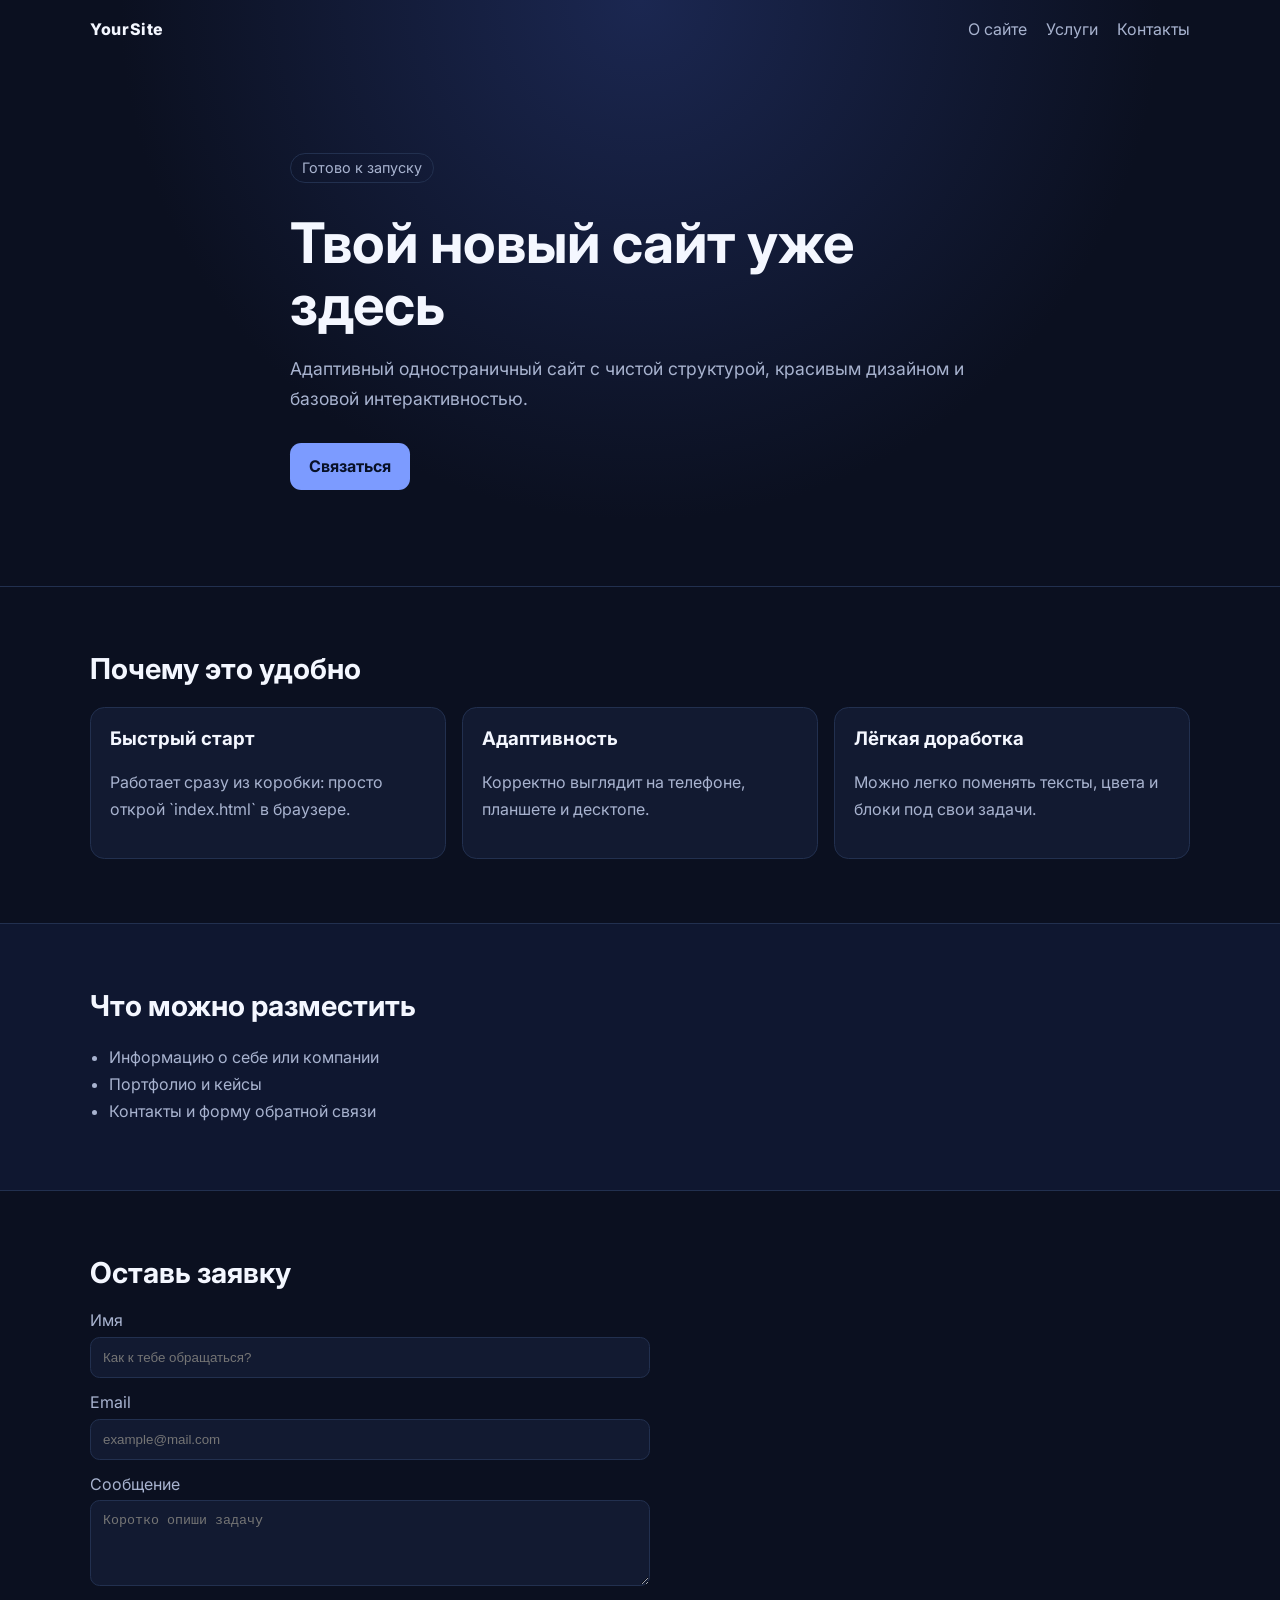
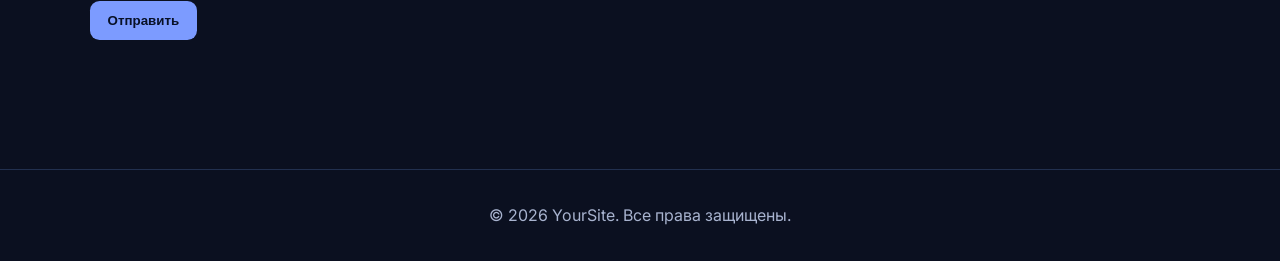
<file: lr1/index.html>
<!doctype html>
<html lang="ru">
<head>
  <meta charset="UTF-8" />
  <meta name="viewport" content="width=device-width, initial-scale=1.0" />
  <title>Твой сайт — стартовая страница</title>
  <meta
    name="description"
    content="Современный одностраничный сайт: преимущества, услуги и контактная форма."
  />
  <link rel="preconnect" href="https://fonts.googleapis.com" />
  <link rel="preconnect" href="https://fonts.gstatic.com" crossorigin />
  <link
    href="https://fonts.googleapis.com/css2?family=Inter:wght@400;600;700;800&display=swap"
    rel="stylesheet"
  />
  <link rel="stylesheet" href="styles.css" />
</head>
<body>
  <header class="hero">
    <nav class="nav container">
      <a class="logo" href="#home">YourSite</a>
      <div class="nav-links">
        <a href="#about">О сайте</a>
        <a href="#services">Услуги</a>
        <a href="#contact">Контакты</a>
      </div>
    </nav>
    <section id="home" class="hero-content container">
      <p class="badge">Готово к запуску</p>
      <h1>Твой новый сайт уже здесь</h1>
      <p class="subtitle">
        Адаптивный одностраничный сайт с чистой структурой, красивым дизайном
        и базовой интерактивностью.
      </p>
      <a class="cta" href="#contact">Связаться</a>
    </section>
  </header>

  <main>
    <section id="about" class="section container">
      <h2>Почему это удобно</h2>
      <div class="grid">
        <article class="card">
          <h3>Быстрый старт</h3>
          <p>Работает сразу из коробки: просто открой `index.html` в браузере.</p>
        </article>
        <article class="card">
          <h3>Адаптивность</h3>
          <p>Корректно выглядит на телефоне, планшете и десктопе.</p>
        </article>
        <article class="card">
          <h3>Лёгкая доработка</h3>
          <p>Можно легко поменять тексты, цвета и блоки под свои задачи.</p>
        </article>
      </div>
    </section>

    <section id="services" class="section section-alt">
      <div class="container">
        <h2>Что можно разместить</h2>
        <ul class="list">
          <li>Информацию о себе или компании</li>
          <li>Портфолио и кейсы</li>
          <li>Контакты и форму обратной связи</li>
        </ul>
      </div>
    </section>

    <section id="contact" class="section container">
      <h2>Оставь заявку</h2>
      <form id="contact-form" class="contact-form" novalidate>
        <label>
          Имя
          <input type="text" name="name" required placeholder="Как к тебе обращаться?" />
        </label>
        <label>
          Email
          <input type="email" name="email" required placeholder="example@mail.com" />
        </label>
        <label>
          Сообщение
          <textarea name="message" rows="4" required placeholder="Коротко опиши задачу"></textarea>
        </label>
        <button type="submit">Отправить</button>
        <p id="form-message" class="form-message" aria-live="polite"></p>
      </form>
    </section>
  </main>

  <footer class="footer">
    <p>© <span id="year"></span> YourSite. Все права защищены.</p>
  </footer>

  <script src="script.js"></script>
</body>
</html>
</file>
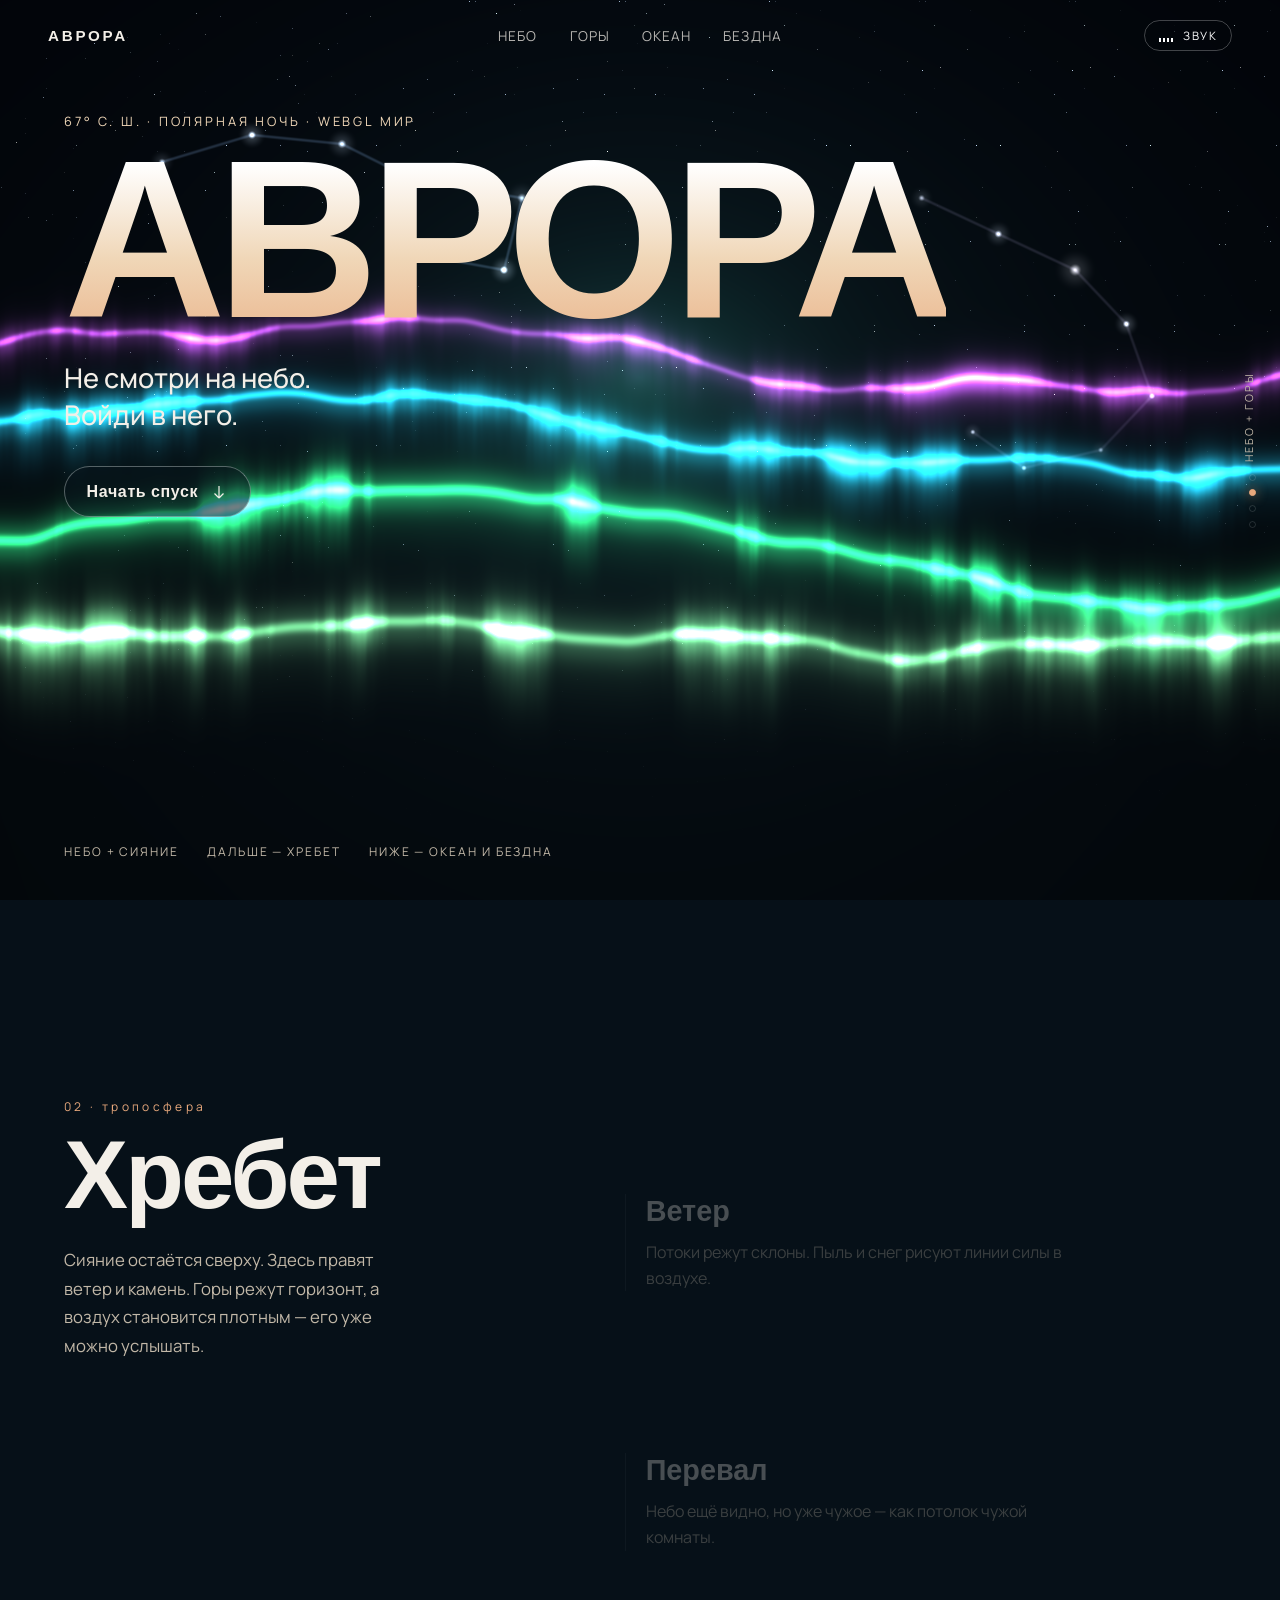
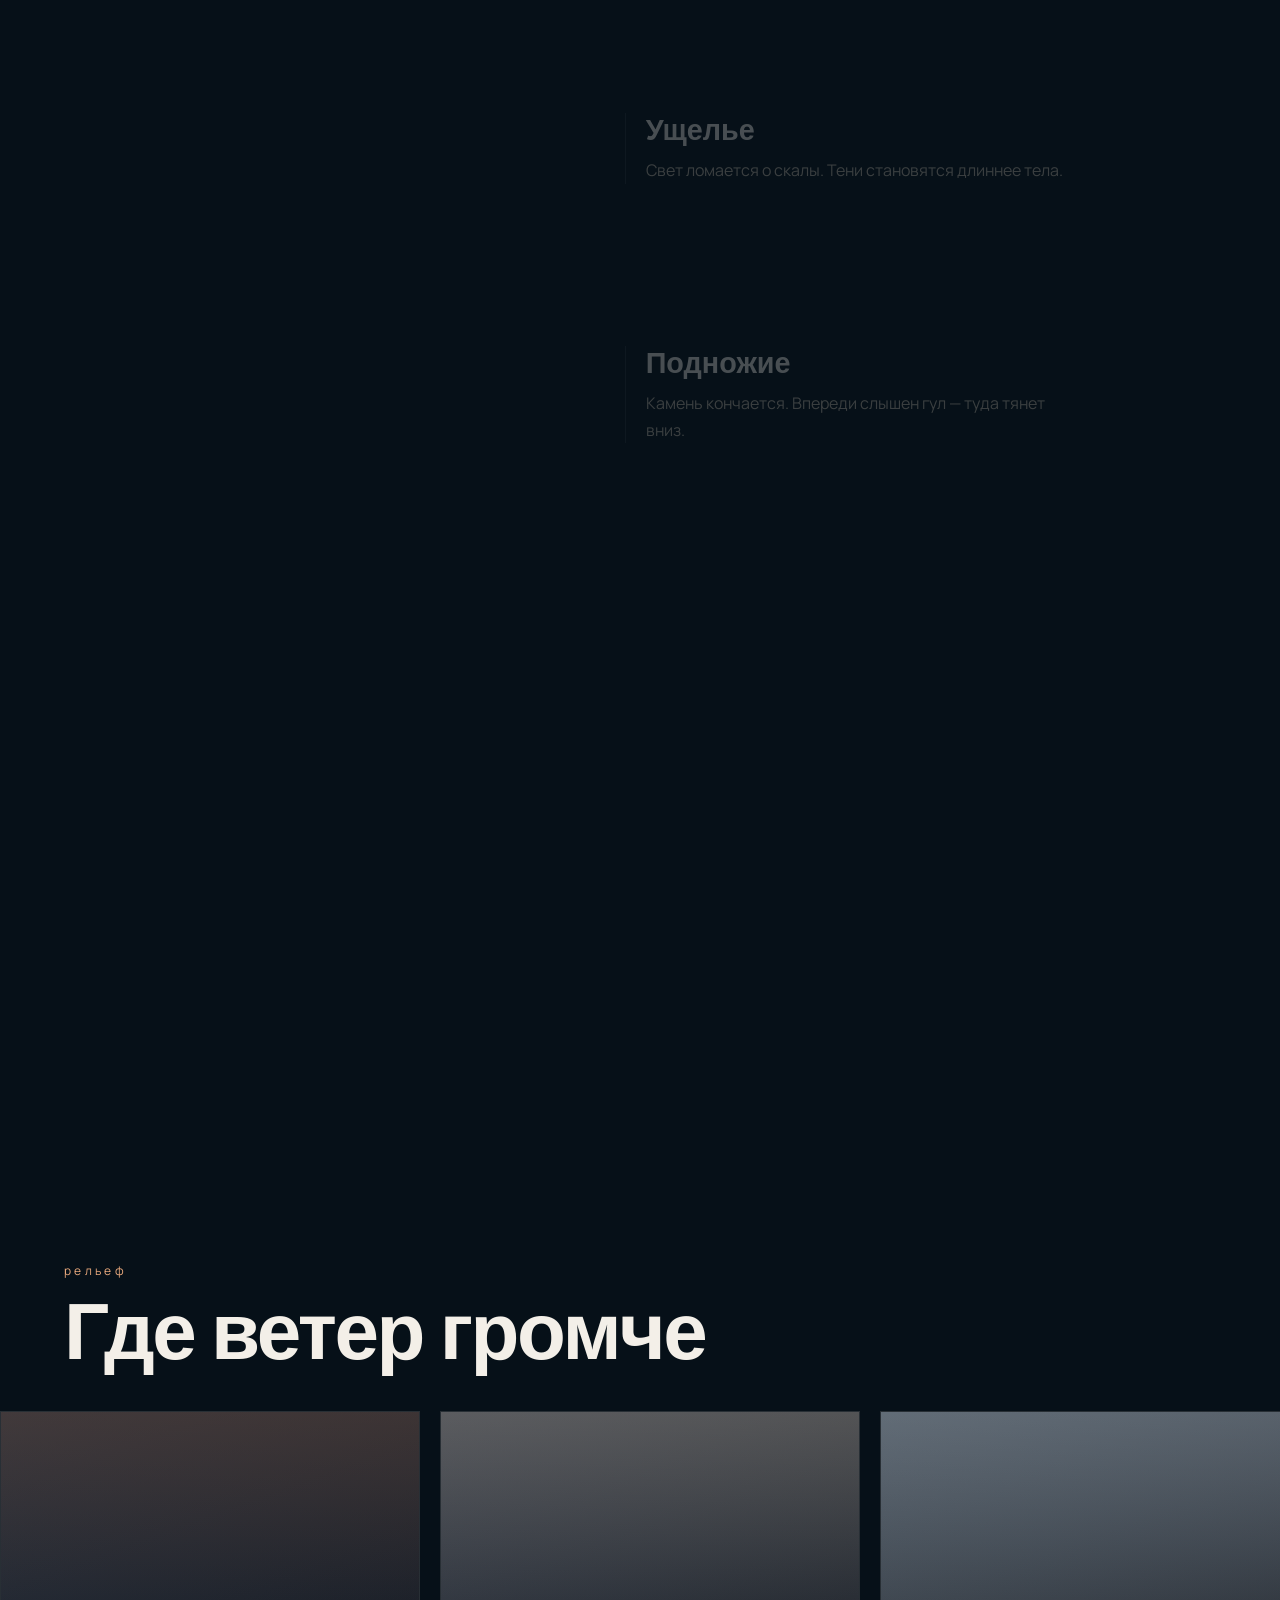
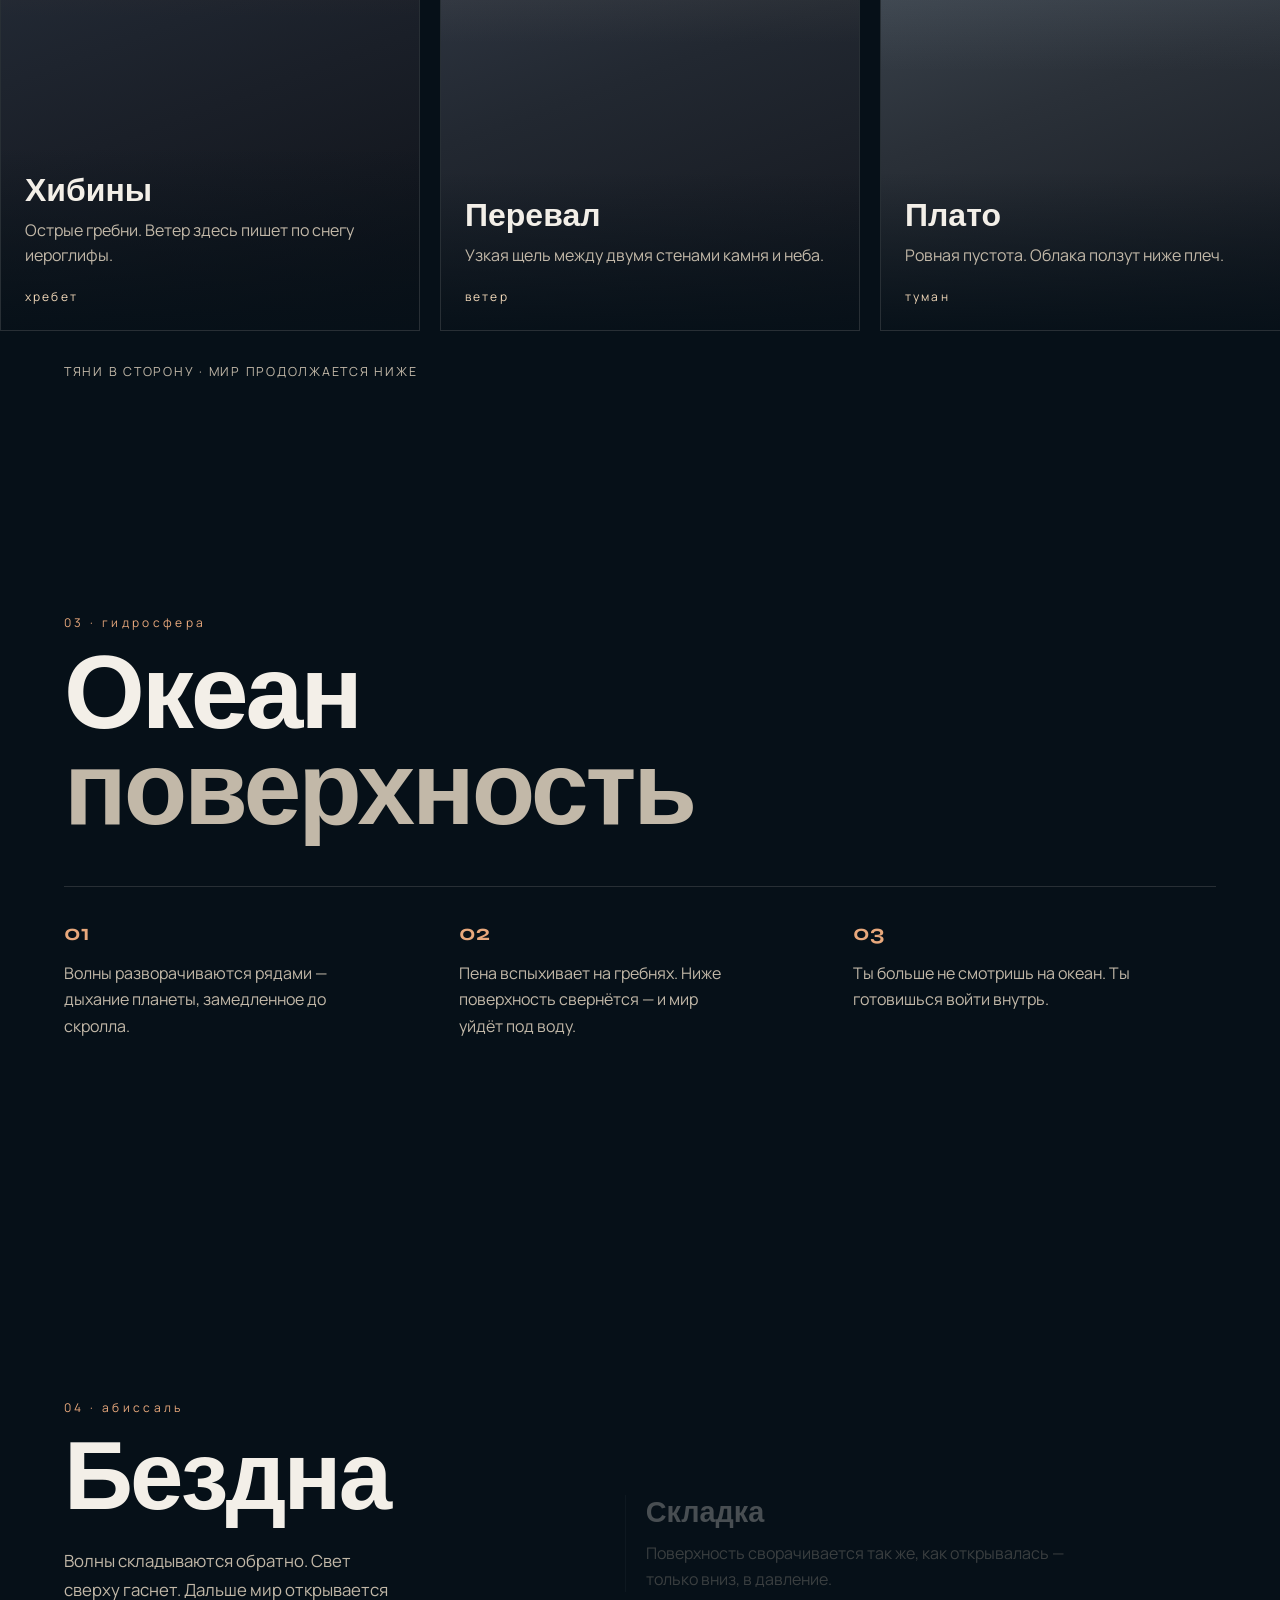
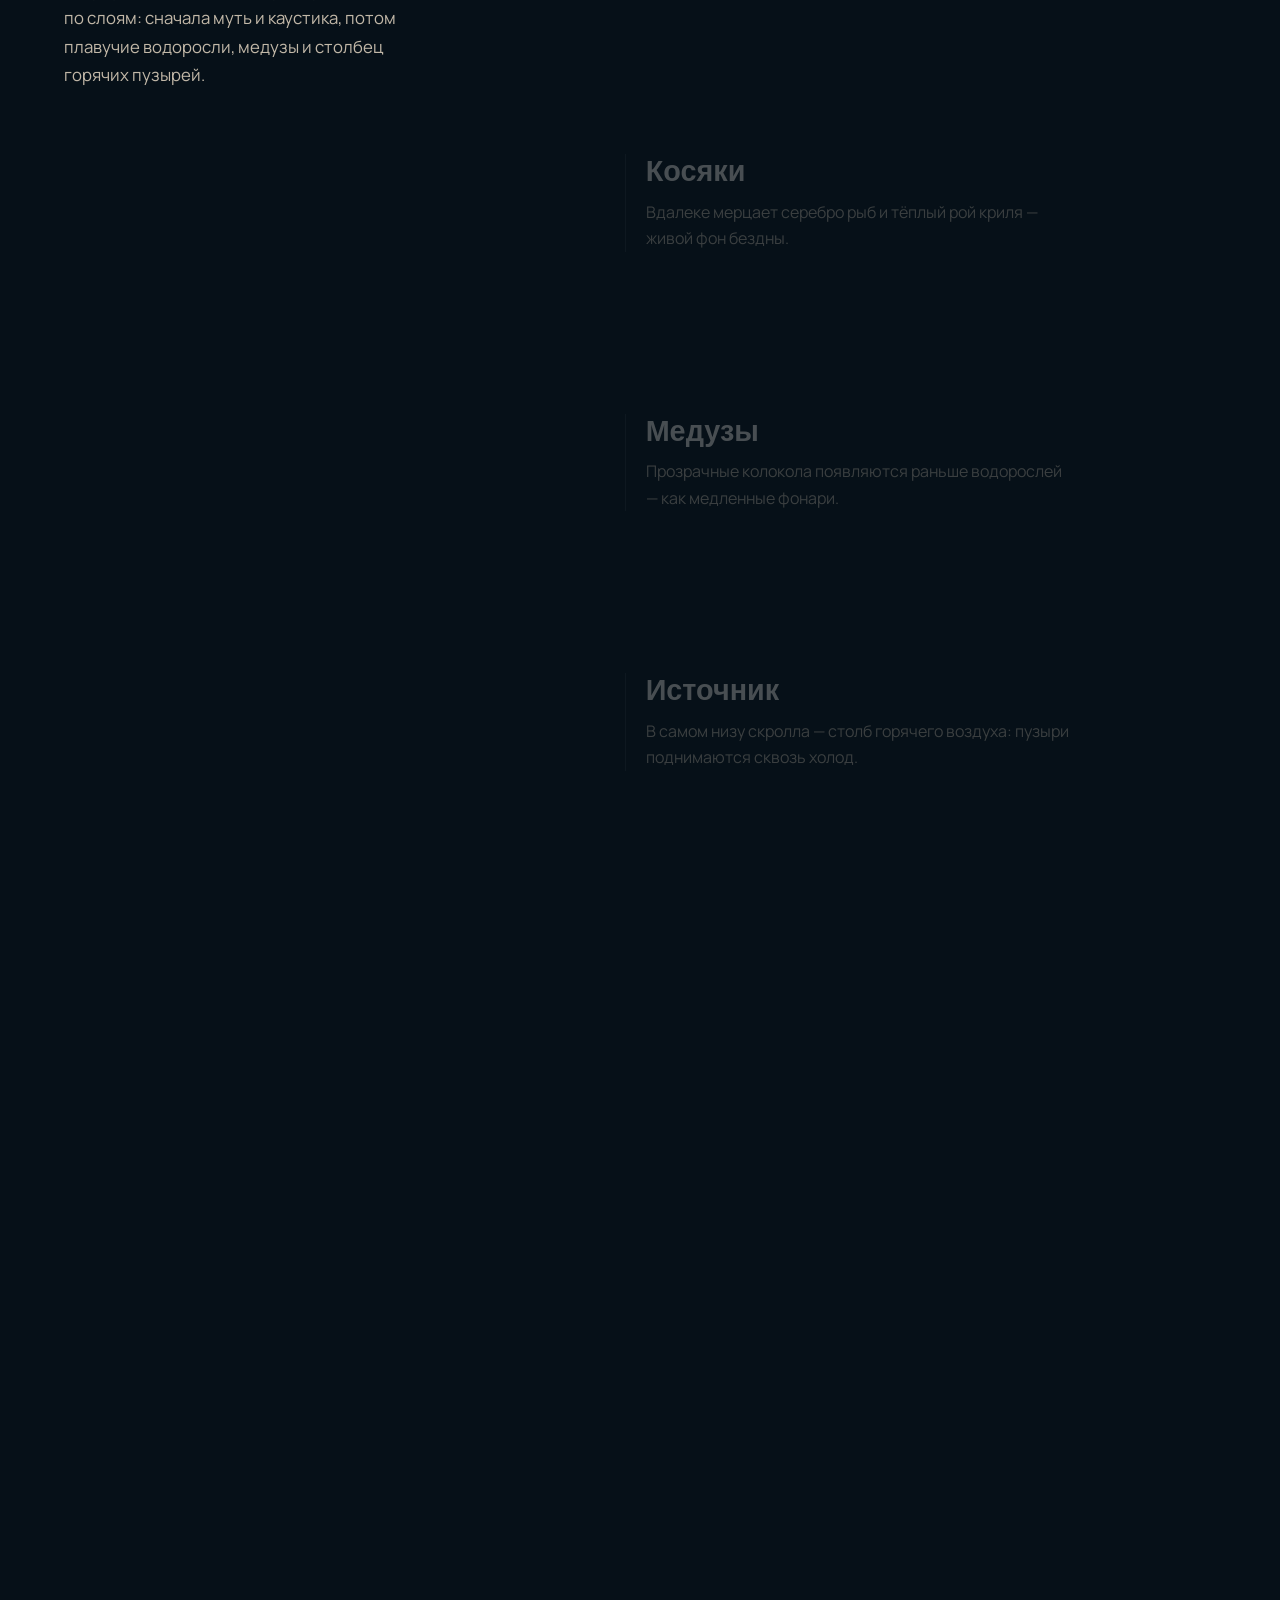
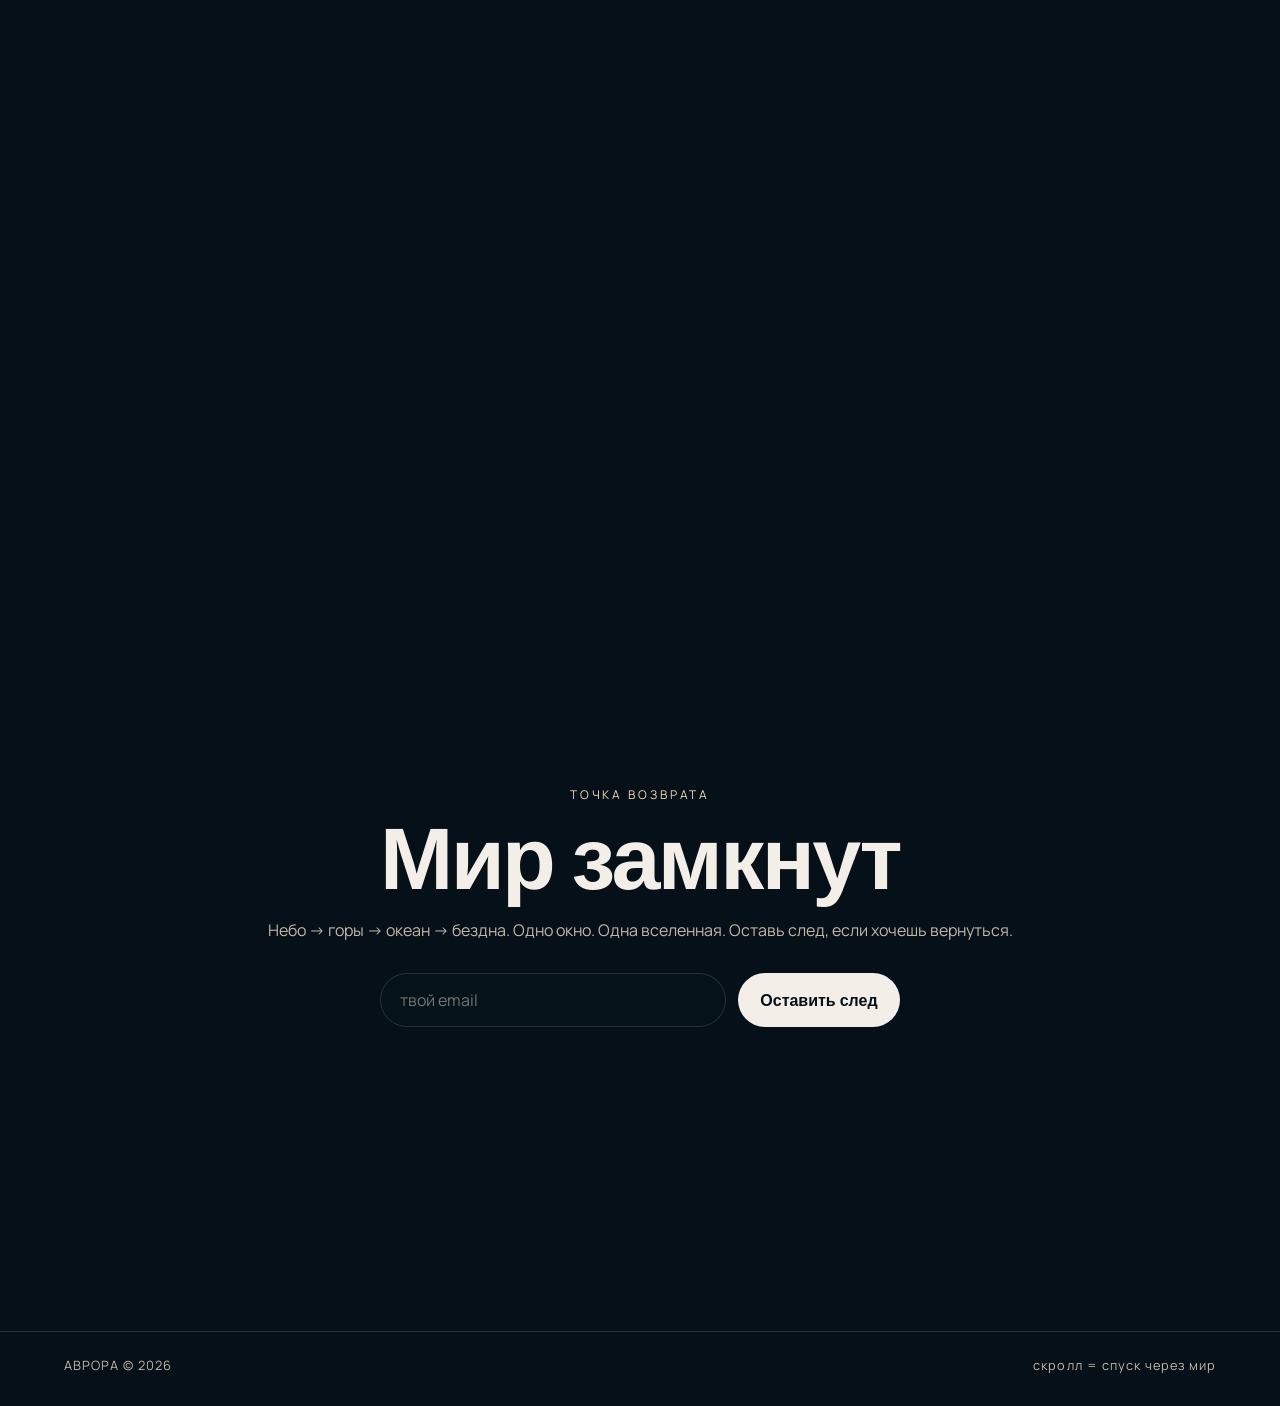
<file: site/index.shell.html>
<!DOCTYPE html>
<html lang="ru">
<head>
  <meta charset="UTF-8">
  <meta name="viewport" content="width=device-width, initial-scale=1.0">
  <meta name="description" content="АВРОРА — спуск через мир: небо, горы, океан, бездна. Одно окно — одна вселенная.">
  <title>АВРОРА — спуск через мир</title>
  <link rel="icon" href="favicon.svg" type="image/svg+xml">
  <link rel="preconnect" href="https://fonts.googleapis.com">
  <link rel="preconnect" href="https://fonts.gstatic.com" crossorigin>
  <link href="https://fonts.googleapis.com/css2?family=Syne:wght@500;600;700;800&family=Manrope:wght@400;500;600&display=swap" rel="stylesheet">
  <link rel="stylesheet" href="css/style.css">
</head>
<body data-world="sky">
  <div class="cursor" id="cursor" aria-hidden="true"></div>
  <div class="cursor-ring" id="cursor-ring" aria-hidden="true"></div>

  <div class="sky-stage" aria-hidden="true">
    <canvas id="aurora"></canvas>
  </div>

  <div class="progress" id="progress" aria-hidden="true"></div>

  <aside class="altimeter" aria-live="polite">
    <span class="altimeter__label" id="world-label">слой · небо</span>
    <div class="altimeter__track">
      <i class="is-on" data-layer="sky"></i>
      <i data-layer="ridge"></i>
      <i data-layer="sea"></i>
      <i data-layer="depth"></i>
    </div>
  </aside>

  <header class="top">
    <a class="brand" href="#top" data-magnetic>АВРОРА</a>
    <nav class="nav">
      <a href="#sky" data-magnetic>Небо</a>
      <a href="#ridge" data-magnetic>Горы</a>
      <a href="#sea" data-magnetic>Океан</a>
      <a href="#depth" data-magnetic>Бездна</a>
    </nav>
    <button class="sound" id="sound" type="button" data-magnetic aria-pressed="false" aria-label="Звук">
      <span class="sound__bars" aria-hidden="true">
        <i></i><i></i><i></i><i></i>
      </span>
      <span class="sound__label">звук</span>
    </button>
  </header>

  <main id="top">
    <section class="hero" id="sky" data-biome="sky">
      <div class="hero__copy">
        <p class="hero__eyebrow">67° с. ш. · полярная ночь · <span id="render-mode">WebGL небо</span></p>
        <h1 class="hero__title">
          <span class="line"><span class="hero__title-anim"><span class="hero__title-text">АВРОРА</span></span></span>
        </h1>
        <p class="hero__lead">Не смотри на небо. Войди в него.</p>
        <a class="cta" href="#ridge" data-magnetic>
          <span>Начать спуск</span>
          <svg viewBox="0 0 24 24" fill="none" aria-hidden="true">
            <path d="M12 4v16m0 0l-6-6m6 6l6-6" stroke="currentColor" stroke-width="1.6"/>
          </svg>
        </a>
      </div>
      <div class="hero__meta">
        <span>небо + сияние</span>
        <span>дальше — хребет</span>
        <span>ниже — океан и бездна</span>
      </div>
    </section>

    <section class="chapter biome" id="ridge" data-biome="ridge">
      <div class="chapter__sticky">
        <p class="chapter__index">02 · тропосфера</p>
        <h2 class="chapter__title">Хребет</h2>
        <p class="chapter__text">
          Сияние остаётся сверху. Здесь правят ветер и камень.
          Горы режут горизонт, а воздух становится плотным — его уже можно услышать.
        </p>
      </div>
      <div class="chapter__track">
        <article class="beat">
          <h3>Ветер</h3>
          <p>Потоки режут склоны. Пыль и снег рисуют линии силы в воздухе.</p>
        </article>
        <article class="beat">
          <h3>Перевал</h3>
          <p>Небо ещё видно, но уже чужое — как потолок чужой комнаты.</p>
        </article>
        <article class="beat">
          <h3>Ущелье</h3>
          <p>Свет ломается о скалы. Тени становятся длиннее тела.</p>
        </article>
        <article class="beat">
          <h3>Подножие</h3>
          <p>Камень кончается. Впереди слышен гул — туда тянет вниз.</p>
        </article>
      </div>
    </section>

    <section class="places biome" id="lands" data-biome="ridge">
      <div class="places__head">
        <p class="chapter__index">рельеф</p>
        <h2>Где ветер громче</h2>
      </div>
      <div class="rail" id="rail">
        <article class="place">
          <div class="place__visual place__visual--1"></div>
          <div class="place__copy">
            <h3>Хибины</h3>
            <p>Острые гребни. Ветер здесь пишет по снегу иероглифы.</p>
            <span>хребет</span>
          </div>
        </article>
        <article class="place">
          <div class="place__visual place__visual--2"></div>
          <div class="place__copy">
            <h3>Перевал</h3>
            <p>Узкая щель между двумя стенами камня и неба.</p>
            <span>ветер</span>
          </div>
        </article>
        <article class="place">
          <div class="place__visual place__visual--3"></div>
          <div class="place__copy">
            <h3>Плато</h3>
            <p>Ровная пустота. Облака ползут ниже плеч.</p>
            <span>туман</span>
          </div>
        </article>
        <article class="place">
          <div class="place__visual place__visual--4"></div>
          <div class="place__copy">
            <h3>Обрыв</h3>
            <p>Здесь мир ломается — и начинается вода.</p>
            <span>спуск</span>
          </div>
        </article>
      </div>
      <p class="places__hint">тяни в сторону · мир продолжается ниже</p>
    </section>

    <section class="ritual biome" id="sea" data-biome="sea">
      <p class="chapter__index">03 · гидросфера</p>
      <h2 class="ritual__title">
        <span>Океан</span>
        <span>поверхность</span>
      </h2>
      <div class="ritual__grid">
        <div class="ritual__item">
          <strong>01</strong>
          <p>Волны разворачиваются рядами — дыхание планеты, замедленное до скролла.</p>
        </div>
        <div class="ritual__item">
          <strong>02</strong>
          <p>Пена вспыхивает на гребнях. Ниже поверхность свернётся — и мир уйдёт под воду.</p>
        </div>
        <div class="ritual__item">
          <strong>03</strong>
          <p>Ты больше не смотришь на океан. Ты готовишься войти внутрь.</p>
        </div>
      </div>
    </section>

    <section class="chapter biome" id="depth" data-biome="depth">
      <div class="chapter__sticky">
        <p class="chapter__index">04 · абиссаль</p>
        <h2 class="chapter__title">Бездна</h2>
        <p class="chapter__text">
          Волны складываются обратно. Свет сверху гаснет.
          Дальше мир открывается по слоям: сначала муть и каустика, потом плавучие водоросли, медузы и столбец горячих пузырей.
        </p>
      </div>
      <div class="chapter__track">
        <article class="beat">
          <h3>Складка</h3>
          <p>Поверхность сворачивается так же, как открывалась — только вниз, в давление.</p>
        </article>
        <article class="beat">
          <h3>Косяки</h3>
          <p>Вдалеке мерцает серебро рыб и тёплый рой криля — живой фон бездны.</p>
        </article>
        <article class="beat">
          <h3>Медузы</h3>
          <p>Прозрачные колокола появляются раньше водорослей — как медленные фонари.</p>
        </article>
        <article class="beat">
          <h3>Источник</h3>
          <p>В самом низу скролла — столб горячего воздуха: пузыри поднимаются сквозь холод.</p>
        </article>
      </div>
    </section>

    <section class="finale biome" data-biome="depth">
      <div class="finale__inner">
        <p class="finale__kicker">точка возврата</p>
        <h2 class="finale__title">Мир замкнут</h2>
        <p class="finale__text">Небо → горы → океан → бездна. Одно окно. Одна вселенная. Оставь след, если хочешь вернуться.</p>
        <form class="join" id="join" novalidate>
          <label class="sr-only" for="email">Email</label>
          <input id="email" name="email" type="email" placeholder="твой email" required autocomplete="email">
          <button type="submit" data-magnetic>Оставить след</button>
        </form>
        <p class="join__status" id="join-status" role="status" aria-live="polite"></p>
      </div>
    </section>
  </main>

  <footer class="foot">
    <span>АВРОРА © 2026</span>
    <span>скролл = спуск через мир</span>
  </footer>

  <script src="js/main.js"></script>
</body>
</html>
</file>
<file: lr1/styles.css>
:root {
  --bg: #0b1020;
  --panel: #121a31;
  --text: #f4f7ff;
  --muted: #a8b3cf;
  --accent: #7c9bff;
  --accent-hover: #a1b6ff;
  --line: #22304f;
}

* {
  box-sizing: border-box;
}

html,
body {
  margin: 0;
  padding: 0;
  font-family: Inter, system-ui, -apple-system, Segoe UI, Roboto, sans-serif;
  background: var(--bg);
  color: var(--text);
}

a {
  color: inherit;
  text-decoration: none;
}

.container {
  width: min(1100px, 92%);
  margin: 0 auto;
}

.hero {
  background: radial-gradient(circle at top, #1b2751 0%, var(--bg) 60%);
  border-bottom: 1px solid var(--line);
}

.nav {
  display: flex;
  align-items: center;
  justify-content: space-between;
  padding: 1.2rem 0;
}

.logo {
  font-weight: 800;
  letter-spacing: 0.04em;
}

.nav-links {
  display: flex;
  gap: 1.2rem;
  color: var(--muted);
}

.hero-content {
  padding: 5rem 0 6rem;
  max-width: 700px;
}

.badge {
  display: inline-block;
  padding: 0.35rem 0.7rem;
  border: 1px solid var(--line);
  border-radius: 999px;
  color: var(--muted);
  font-size: 0.9rem;
}

h1 {
  font-size: clamp(2rem, 5vw, 3.5rem);
  line-height: 1.1;
  margin: 1rem 0;
}

.subtitle {
  color: var(--muted);
  font-size: 1.1rem;
  line-height: 1.7;
  margin-bottom: 1.8rem;
}

.cta {
  display: inline-block;
  background: var(--accent);
  color: #081127;
  font-weight: 700;
  padding: 0.85rem 1.2rem;
  border-radius: 0.7rem;
  transition: transform 0.2s ease, background 0.2s ease;
}

.cta:hover {
  background: var(--accent-hover);
  transform: translateY(-2px);
}

.section {
  padding: 4rem 0;
}

.section h2 {
  margin: 0 0 1.3rem;
  font-size: 1.8rem;
}

.grid {
  display: grid;
  grid-template-columns: repeat(auto-fit, minmax(220px, 1fr));
  gap: 1rem;
}

.card {
  background: var(--panel);
  border: 1px solid var(--line);
  border-radius: 0.9rem;
  padding: 1.2rem;
}

.card h3 {
  margin-top: 0;
}

.card p,
.list {
  color: var(--muted);
  line-height: 1.7;
}

.section-alt {
  background: #0f1730;
  border-top: 1px solid var(--line);
  border-bottom: 1px solid var(--line);
}

.list {
  margin: 0;
  padding-left: 1.2rem;
}

.contact-form {
  display: grid;
  gap: 0.9rem;
  max-width: 560px;
}

.contact-form label {
  display: grid;
  gap: 0.4rem;
  color: var(--muted);
}

.contact-form input,
.contact-form textarea {
  background: var(--panel);
  border: 1px solid var(--line);
  border-radius: 0.6rem;
  padding: 0.75rem;
  color: var(--text);
}

.contact-form button {
  width: fit-content;
  border: 0;
  border-radius: 0.6rem;
  background: var(--accent);
  color: #081127;
  font-weight: 700;
  padding: 0.75rem 1.1rem;
  cursor: pointer;
}

.form-message {
  min-height: 1.2rem;
  color: var(--accent-hover);
}

.footer {
  border-top: 1px solid var(--line);
  padding: 1.2rem;
  text-align: center;
  color: var(--muted);
}

@media (max-width: 740px) {
  .nav {
    gap: 0.8rem;
    align-items: flex-start;
    flex-direction: column;
  }

  .nav-links {
    flex-wrap: wrap;
  }
}
</file>
<file: site/css/style.css>
:root {
  --night: #061018;
  --ink: #e8f2ef;
  --mute: #8aa0a8;
  --ice: #b7f5e0;
  --aurora: #3dffb5;
  --flare: #7ec8ff;
  --ember: #ffb86b;
  --line: rgba(232, 242, 239, 0.12);
  --font-display: "Syne", sans-serif;
  --font-body: "Manrope", sans-serif;
  --accent: var(--aurora);
}

body[data-world="ridge"] {
  --ink: #f3efe8;
  --mute: #c2b8a8;
  --ice: #f0d7b8;
  --accent: #e8a87c;
  --aurora: #e8a87c;
  --line: rgba(243, 239, 232, 0.14);
}

body[data-world="sea"] {
  --ink: #e7f6ff;
  --mute: #8eb4c4;
  --ice: #9be7ff;
  --accent: #5ec8e8;
  --aurora: #5ec8e8;
  --line: rgba(231, 246, 255, 0.14);
}

body[data-world="depth"] {
  --ink: #ebe4ff;
  --mute: #9a90b8;
  --ice: #c4b5fd;
  --accent: #a78bfa;
  --aurora: #a78bfa;
  --line: rgba(235, 228, 255, 0.14);
}

*,
*::before,
*::after {
  box-sizing: border-box;
  margin: 0;
  padding: 0;
}

html {
  scroll-behavior: smooth;
}

body {
  min-height: 100vh;
  font-family: var(--font-body);
  color: var(--ink);
  background: var(--night);
  overflow-x: hidden;
  cursor: none;
}

body.is-touch {
  cursor: auto;
}

body.is-touch .cursor,
body.is-touch .cursor-ring {
  display: none !important;
}

a,
button,
input {
  font: inherit;
  color: inherit;
}

button,
a {
  cursor: none;
}

body.is-touch button,
body.is-touch a {
  cursor: pointer;
}

.sr-only {
  position: absolute;
  width: 1px;
  height: 1px;
  padding: 0;
  margin: -1px;
  overflow: hidden;
  clip: rect(0, 0, 0, 0);
  border: 0;
}

/* Fixed stage is CSS/2D only. WebGL renders offscreen and is blitted here —
   Windows Chrome checkerboards white tiles on a *visible* WebGL canvas. */
.sky-stage {
  position: fixed;
  inset: 0;
  z-index: 0;
  overflow: hidden;
  pointer-events: none;
  background: #061018;
  isolation: isolate;
}

#aurora {
  position: absolute;
  inset: 0;
  width: 100%;
  height: 100%;
  display: block;
  background: #061018;
}

/* Cursor: green dot + lagging ring; dot turns white on interactive hover */
.cursor,
.cursor-ring {
  position: fixed;
  top: -9999px;
  left: -9999px;
  border-radius: 50%;
  pointer-events: none;
  z-index: 100;
  opacity: 0;
  visibility: hidden;
  background: transparent;
  /* never promote these into compositor tiles at (0,0) */
  will-change: auto;
  transform: none;
}

.cursor {
  width: 8px;
  height: 8px;
  margin: -4px 0 0 -4px;
  background: #3dffb5;
  box-shadow: 0 0 12px rgba(61, 255, 181, 0.8);
  transition: background 0.45s ease, box-shadow 0.45s ease, opacity 0.3s ease;
}

.cursor-ring {
  width: 36px;
  height: 36px;
  margin: -18px 0 0 -18px;
  border: 1.5px solid rgba(61, 255, 181, 0.55);
  background: transparent;
  transition:
    width 0.35s ease,
    height 0.35s ease,
    margin 0.35s ease,
    border-color 0.45s ease,
    box-shadow 0.45s ease,
    opacity 0.3s ease;
}

body.is-cursor-ready .cursor,
body.is-cursor-ready .cursor-ring {
  opacity: 1;
  visibility: visible;
}

body.is-hover .cursor {
  background: #ffffff;
  box-shadow: 0 0 14px rgba(255, 255, 255, 0.75);
}

body.is-hover .cursor-ring {
  width: 58px;
  height: 58px;
  margin: -29px 0 0 -29px;
  border-color: rgba(255, 255, 255, 0.7);
}

/* Light biomes: keep brand cursor color; only cast a soft shadow under it */
body[data-world="ridge"] .cursor,
body[data-world="sea"] .cursor {
  background: var(--accent);
  box-shadow:
    0 0 10px color-mix(in srgb, var(--accent) 55%, transparent),
    0 10px 26px rgba(0, 0, 0, 0.32);
}

body[data-world="ridge"] .cursor-ring,
body[data-world="sea"] .cursor-ring {
  border-color: color-mix(in srgb, var(--accent) 70%, transparent);
  box-shadow: 0 10px 28px rgba(0, 0, 0, 0.22);
}

body[data-world="ridge"].is-hover .cursor,
body[data-world="sea"].is-hover .cursor {
  background: #ffffff;
  box-shadow:
    0 0 12px rgba(255, 255, 255, 0.7),
    0 12px 30px rgba(0, 0, 0, 0.36);
}

body[data-world="ridge"].is-hover .cursor-ring,
body[data-world="sea"].is-hover .cursor-ring {
  border-color: rgba(255, 255, 255, 0.75);
  box-shadow: 0 14px 34px rgba(0, 0, 0, 0.3);
}

.progress {
  position: fixed;
  top: 0;
  left: 0;
  height: 2px;
  width: 0%;
  z-index: 50;
  background: linear-gradient(90deg, #3dffb5, #e8a87c, #5ec8e8);
  box-shadow: 0 0 18px rgba(61, 255, 181, 0.35);
  transition: width 0.05s linear;
}

.altimeter {
  position: fixed;
  right: clamp(0.85rem, 2vw, 1.5rem);
  top: 50%;
  transform: translateY(-50%);
  z-index: 45;
  display: flex;
  flex-direction: column;
  align-items: flex-end;
  gap: 0.75rem;
  pointer-events: none;
}

.altimeter__label {
  font-size: 0.68rem;
  letter-spacing: 0.18em;
  text-transform: uppercase;
  color: var(--mute);
  writing-mode: vertical-rl;
  transform: rotate(180deg);
  transition: color 0.4s ease;
}

.altimeter__track {
  display: flex;
  flex-direction: column;
  gap: 0.55rem;
}

.altimeter__track i {
  width: 7px;
  height: 7px;
  border-radius: 50%;
  border: 1px solid rgba(232, 242, 239, 0.35);
  display: block;
  opacity: 0.4;
  transition: opacity 0.35s ease, background 0.35s ease, box-shadow 0.35s ease;
}

.altimeter__track i.is-on {
  opacity: 1;
  background: var(--accent);
  border-color: var(--accent);
  box-shadow: 0 0 12px color-mix(in srgb, var(--accent) 70%, transparent);
}

.top,
main,
.foot {
  position: relative;
  z-index: 2;
}

.top {
  position: fixed;
  top: 0;
  left: 0;
  right: 0;
  display: grid;
  grid-template-columns: 1fr auto 1fr;
  align-items: center;
  gap: 1rem;
  padding: 1.25rem clamp(1.25rem, 4vw, 3rem);
  z-index: 40;
  height: auto;
  max-height: 5.5rem;
  overflow: visible;
  background: transparent;
  pointer-events: none;
}

.top a,
.top button {
  pointer-events: auto;
}

.brand {
  font-family: var(--font-display);
  font-weight: 800;
  letter-spacing: 0.18em;
  text-decoration: none;
  font-size: 0.95rem;
}

.nav {
  display: flex;
  gap: clamp(1rem, 3vw, 2rem);
}

.nav a {
  text-decoration: none;
  font-size: 0.85rem;
  letter-spacing: 0.08em;
  text-transform: uppercase;
  opacity: 0.75;
  transition: opacity 0.25s ease;
}

.nav a:hover {
  opacity: 1;
}

.sound {
  justify-self: end;
  display: inline-flex;
  align-items: center;
  gap: 0.65rem;
  background: transparent;
  border: 1px solid rgba(255, 255, 255, 0.25);
  border-radius: 999px;
  padding: 0.45rem 0.85rem;
  color: #fff;
}

.sound__label {
  font-size: 0.72rem;
  letter-spacing: 0.14em;
  text-transform: uppercase;
}

.sound__bars {
  display: flex;
  align-items: flex-end;
  gap: 2px;
  height: 12px;
}

.sound__bars i {
  display: block;
  width: 2px;
  height: 4px;
  background: currentColor;
  transform-origin: bottom;
}

.sound[aria-pressed="true"] .sound__bars i {
  animation: eq 0.8s ease-in-out infinite;
}

.sound[aria-pressed="true"] .sound__bars i:nth-child(2) { animation-delay: 0.1s; height: 8px; }
.sound[aria-pressed="true"] .sound__bars i:nth-child(3) { animation-delay: 0.2s; height: 11px; }
.sound[aria-pressed="true"] .sound__bars i:nth-child(4) { animation-delay: 0.3s; height: 6px; }

@keyframes eq {
  0%, 100% { transform: scaleY(0.4); }
  50% { transform: scaleY(1); }
}

.hero {
  min-height: 100vh;
  min-height: 100dvh;
  display: flex;
  flex-direction: column;
  justify-content: flex-end;
  padding: 7rem clamp(1.25rem, 5vw, 4rem) 2.5rem;
}

.hero__eyebrow {
  font-size: 0.8rem;
  letter-spacing: 0.22em;
  text-transform: uppercase;
  color: var(--ice);
  margin-bottom: 1.25rem;
  opacity: 0;
  animation: rise 1s ease 0.2s forwards;
}

.hero__title {
  font-family: var(--font-display);
  font-weight: 800;
  font-size: clamp(4.5rem, 18vw, 14rem);
  line-height: 0.85;
  letter-spacing: -0.04em;
  margin-bottom: 1.25rem;
}

.hero__title .line {
  display: block;
}

/* Opacity-only reveal: transform + background-clip was painting a solid ghost square */
.hero__title-anim {
  display: inline-block;
  opacity: 0;
  animation: titleIn 1.1s cubic-bezier(0.16, 1, 0.3, 1) 0.35s forwards;
}

.hero__title-text {
  background: linear-gradient(180deg, #ffffff 20%, var(--ice) 55%, var(--accent) 100%);
  -webkit-background-clip: text;
  background-clip: text;
  -webkit-text-fill-color: transparent;
  color: transparent;
}

body,
.chapter__index,
.chapter__text,
.beat p,
.places__hint,
.ritual__item p,
.finale__text,
.foot,
.hero__meta,
.hero__lead,
.nav a,
.brand {
  transition: color 0.45s ease;
}

.hero__lead {
  max-width: 18ch;
  font-size: clamp(1.2rem, 2.4vw, 1.7rem);
  font-weight: 500;
  line-height: 1.35;
  margin-bottom: 2rem;
  opacity: 0;
  animation: rise 1s ease 0.7s forwards;
}

.cta {
  display: inline-flex;
  align-items: center;
  gap: 0.75rem;
  text-decoration: none;
  font-family: var(--font-display);
  font-weight: 600;
  letter-spacing: 0.04em;
  padding: 0.95rem 1.35rem;
  border: 1px solid rgba(232, 242, 239, 0.35);
  border-radius: 999px;
  background: rgba(8, 20, 28, 0.55);
  width: fit-content;
  opacity: 0;
  animation: rise 1s ease 0.9s forwards;
  transition: border-color 0.3s ease, background 0.3s ease;
}

.cta svg {
  width: 18px;
  height: 18px;
}

.cta:hover {
  border-color: var(--aurora);
  background: rgba(61, 255, 181, 0.08);
}

.hero__meta {
  display: flex;
  flex-wrap: wrap;
  gap: 1rem 1.75rem;
  margin-top: auto;
  padding-top: 4rem;
  font-size: 0.75rem;
  letter-spacing: 0.16em;
  text-transform: uppercase;
  color: var(--mute);
  opacity: 0;
  animation: rise 1s ease 1.1s forwards;
}

.chapter {
  position: relative;
  display: grid;
  grid-template-columns: minmax(280px, 0.9fr) 1.1fr;
  gap: clamp(2rem, 6vw, 5rem);
  min-height: 200vh;
  padding: 22vh clamp(1.25rem, 5vw, 4rem) 12vh;
}

#depth.chapter {
  min-height: 280vh; /* room to unlock abyss layers while scrolling */
}

.biome {
  position: relative;
}

.chapter__sticky {
  position: sticky;
  top: 22vh;
  align-self: start;
}

.chapter__index {
  font-size: 0.75rem;
  letter-spacing: 0.28em;
  color: var(--aurora);
  margin-bottom: 1rem;
}

.chapter__title,
.places__head h2,
.ritual__title,
.finale__title {
  font-family: var(--font-display);
  font-weight: 700;
  letter-spacing: -0.03em;
}

.chapter__title {
  font-size: clamp(3rem, 8vw, 6rem);
  line-height: 0.95;
  margin-bottom: 1.5rem;
}

.chapter__text {
  max-width: 34ch;
  color: var(--mute);
  font-size: 1.05rem;
  line-height: 1.7;
}

.chapter__track {
  display: flex;
  flex-direction: column;
  gap: 18vh;
  padding-top: 8vh;
}

.beat {
  max-width: 28rem;
  padding-left: 1.25rem;
  border-left: 1px solid var(--line);
  opacity: 0.28;
  transform: translateY(24px);
  transition: opacity 0.6s ease, transform 0.6s ease, border-color 0.6s ease;
}

.beat.is-on {
  opacity: 1;
  transform: none;
  border-left-color: var(--aurora);
}

.beat h3 {
  font-family: var(--font-display);
  font-size: 1.8rem;
  margin-bottom: 0.6rem;
}

.beat p {
  color: var(--mute);
  line-height: 1.65;
}

.places {
  padding: 18vh 0 8vh;
}

.places__head {
  padding: 0 clamp(1.25rem, 5vw, 4rem) 2.5rem;
}

.places__head h2 {
  font-size: clamp(2.6rem, 7vw, 5rem);
  max-width: 12ch;
  line-height: 0.95;
}

.rail {
  display: flex;
  gap: 1.25rem;
  overflow-x: auto;
  scroll-snap-type: x mandatory;
  padding: 0 clamp(1.25rem, 5vw, 4rem) 1rem;
  scrollbar-width: none;
  cursor: grab;
}

.rail::-webkit-scrollbar {
  display: none;
}

.rail.is-dragging {
  cursor: grabbing;
  scroll-snap-type: none;
}

.place {
  flex: 0 0 min(78vw, 420px);
  scroll-snap-align: start;
  min-height: 520px;
  position: relative;
  overflow: hidden;
  border: 1px solid var(--line);
}

.place__visual {
  position: absolute;
  inset: 0;
  transform: scale(1.05);
  transition: transform 0.8s ease;
}

.place:hover .place__visual {
  transform: scale(1.12);
}

.place__visual--1 {
  background:
    linear-gradient(180deg, rgba(114, 72, 50, 0.35), transparent 40%),
    linear-gradient(160deg, #2a3340, #1a1f28 55%, #0d1016);
}

.place__visual--2 {
  background:
    linear-gradient(180deg, rgba(200, 180, 150, 0.25), transparent 45%),
    linear-gradient(160deg, #3a4250, #222831 50%, #12151c);
}

.place__visual--3 {
  background:
    linear-gradient(180deg, rgba(160, 170, 180, 0.3), transparent 50%),
    linear-gradient(160deg, #4a5560, #2a3038 52%, #14181f);
}

.place__visual--4 {
  background:
    linear-gradient(180deg, rgba(94, 200, 232, 0.25), transparent 40%),
    linear-gradient(160deg, #1a3040, #0f1c28 55%, #081018);
}

.place__copy {
  position: absolute;
  inset: auto 0 0 0;
  padding: 1.5rem;
  background: linear-gradient(transparent, rgba(6, 16, 24, 0.92));
}

.place__copy h3 {
  font-family: var(--font-display);
  font-size: 2rem;
  margin-bottom: 0.5rem;
}

.place__copy p {
  color: var(--mute);
  margin-bottom: 1rem;
  line-height: 1.55;
}

.place__copy span {
  font-size: 0.75rem;
  letter-spacing: 0.18em;
  color: var(--ice);
}

.places__hint {
  padding: 1rem clamp(1.25rem, 5vw, 4rem) 0;
  color: var(--mute);
  font-size: 0.78rem;
  letter-spacing: 0.14em;
  text-transform: uppercase;
}

.ritual {
  padding: 18vh clamp(1.25rem, 5vw, 4rem);
}

.ritual__title {
  font-size: clamp(3rem, 9vw, 6.5rem);
  line-height: 0.92;
  margin: 0.5rem 0 3rem;
}

.ritual__title span {
  display: block;
}

.ritual__title span:last-child {
  color: var(--mute);
}

.ritual__grid {
  display: grid;
  grid-template-columns: repeat(3, 1fr);
  gap: 2rem;
  border-top: 1px solid var(--line);
  padding-top: 2rem;
}

.ritual__item strong {
  display: block;
  font-family: var(--font-display);
  font-size: 1.4rem;
  color: var(--aurora);
  margin-bottom: 0.85rem;
}

.ritual__item p {
  color: var(--mute);
  line-height: 1.65;
  max-width: 28ch;
}

.finale {
  min-height: 90vh;
  display: grid;
  place-items: center;
  padding: 10vh clamp(1.25rem, 5vw, 4rem);
  text-align: center;
}

.finale__kicker {
  letter-spacing: 0.24em;
  text-transform: uppercase;
  font-size: 0.75rem;
  color: var(--ice);
  margin-bottom: 1rem;
}

.finale__title {
  font-size: clamp(2.8rem, 8vw, 5.5rem);
  line-height: 0.95;
  margin-bottom: 1rem;
}

.finale__text {
  color: var(--mute);
  margin-bottom: 2rem;
}

.join {
  display: flex;
  gap: 0.75rem;
  justify-content: center;
  flex-wrap: wrap;
  max-width: 520px;
  margin: 0 auto;
}

.join input {
  flex: 1 1 220px;
  background: rgba(8, 20, 28, 0.55);
  border: 1px solid var(--line);
  border-radius: 999px;
  padding: 0.95rem 1.2rem;
  color: var(--ink);
  outline: none;
}

.join input:focus {
  border-color: var(--aurora);
}

.join button {
  border: 0;
  border-radius: 999px;
  padding: 0.95rem 1.4rem;
  background: var(--ink);
  color: var(--night);
  font-family: var(--font-display);
  font-weight: 700;
  transition: transform 0.25s ease, background 0.25s ease;
}

.join button:hover {
  background: var(--aurora);
}

.join__status {
  min-height: 1.5em;
  margin-top: 1rem;
  color: var(--aurora);
  font-size: 0.95rem;
}

.foot {
  display: flex;
  justify-content: space-between;
  gap: 1rem;
  flex-wrap: wrap;
  padding: 1.5rem clamp(1.25rem, 5vw, 4rem) 2rem;
  border-top: 1px solid var(--line);
  color: var(--mute);
  font-size: 0.8rem;
  letter-spacing: 0.08em;
}

.reveal {
  opacity: 0;
  transform: translateY(36px);
  transition: opacity 0.9s ease, transform 0.9s ease;
}

.reveal.is-in {
  opacity: 1;
  transform: none;
}

@keyframes rise {
  from {
    opacity: 0;
    transform: translateY(18px);
  }
  to {
    opacity: 1;
    transform: none;
  }
}

@keyframes titleIn {
  from { opacity: 0; }
  to { opacity: 1; }
}

@media (max-width: 900px) {
  body {
    cursor: auto;
  }

  .cursor,
  .cursor-ring {
    display: none !important;
  }

  .altimeter {
    right: 0.65rem;
  }

  .altimeter__label {
    display: none;
  }

  .top {
    grid-template-columns: 1fr auto;
  }

  .nav {
    display: none;
  }

  .chapter {
    grid-template-columns: 1fr;
    min-height: auto;
    gap: 3rem;
  }

  .chapter__sticky {
    position: relative;
    top: auto;
  }

  .chapter__track {
    gap: 3rem;
    padding-top: 0;
  }

  .ritual__grid {
    grid-template-columns: 1fr;
  }

  .place {
    min-height: 440px;
  }
}

@media (prefers-reduced-motion: reduce) {
  html {
    scroll-behavior: auto;
  }

  *,
  *::before,
  *::after {
    animation: none !important;
    transition: none !important;
  }
}
</file>
